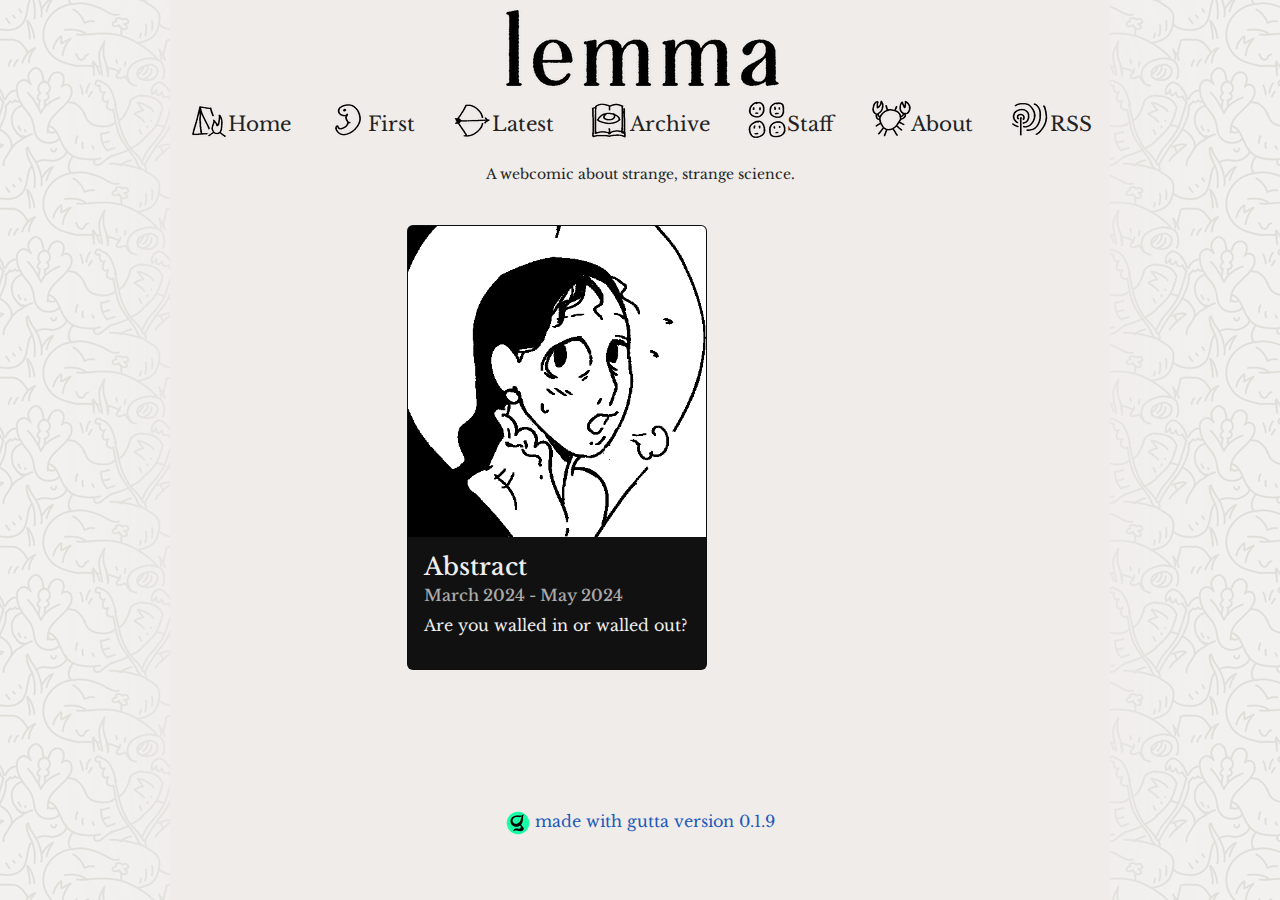
<file: index.html>
<html><!--
    STOP!! DO NOT EDIT THIS FILE!!

    THIS FILE IS AUTOGENERATED!!!

    Any modifications you make to this file will be overwritten. Do not edit this file.
    It is a waste of time to edit this file.
    
    ^^ WARNING! ^^ DO NOT EDIT! ^^ WARNING! ^^
--><head><meta property="og:title" content="">
<meta property="og:site_name" content="Lemma">
<meta property="og:description" content="A webcomic about strange, strange science.">
<meta property="og:type" content="comicpanda:webcomic_episode">
<meta property="og:image" content="https://cancrizans.github.io/lemma/_assets/banner_simple.png">
<meta property="og:image:alt" content="A webcomic about strange, strange science.">
<meta property="og:image:width" content="294">
<meta property="og:image:height" content="100">
<meta name="twitter:card" content="summary_large_image"><meta content="text/html;charset=utf-8" http-equiv="Content-Type">
        <meta content="utf-8" http-equiv="encoding">
        <title>Lemma</title>
    <link rel="stylesheet" href="static/wc.css">
    <link rel="icon" type="image/gif" href="_assets/gutta_tutorial/gutta_logo_icon.svg">      
</head>
    <body>    <div class="container d-flex flex-column align-items-center gutta-body">
            <img class="gutta-banner" src="_assets/banner_simple.png" width="100%">
            <nav class="navbar navbar-expand-md sticky-top d-flex flex-row justify-content-around gutta-navbar">
                            <div class="nav-item gutta-navitem">
                                <a class="nav-link gutta-navlink" id="gutta-navlink-Home" href="index.html">Home</a>
                            </div>
                            <div class="nav-item gutta-navitem">
                                <a class="nav-link gutta-navlink" id="gutta-navlink-First" href="abs1/">First</a>
                            </div>
                            <div class="nav-item gutta-navitem">
                                <a class="nav-link gutta-navlink" id="gutta-navlink-Latest" href="abs5/">Latest</a>
                            </div>
                            <div class="nav-item gutta-navitem">
                                <a class="nav-link gutta-navlink" id="gutta-navlink-Archive" href="archive.html">Archive</a>
                            </div>
                            <div class="nav-item gutta-navitem">
                                <a class="nav-link gutta-navlink" id="gutta-navlink-Staff" href="staff.html">Staff</a>
                            </div>
                            <div class="nav-item gutta-navitem">
                                <a class="nav-link gutta-navlink" id="gutta-navlink-About" href="about.html">About</a>
                            </div>
                            <div class="nav-item gutta-navitem">
                                <a class="nav-link gutta-navlink" id="gutta-navlink-RSS" href="rss.xml">RSS</a>
                            </div>
            </nav>
            <div class="gutta-description gutta-paragraph">
                <p>A webcomic about strange, strange science.</p>
            </div>
        <div class="row gallery">
<div class="col">
        <a href="abs1/">
        <div class="card  mb-3 gutta-gallery-entry ">
            <img src="_assets/issue1/thumb_river.png" class="card-img-top" alt="Are you walled in or walled out?">
            <div class="card-body">
                <h4 class="card-title">Abstract</h4><h6 class="card-subtitle mb-2 text-muted">March 2024 - May 2024</h5><div class="card-text gutta-gallery-description"><p>Are you walled in or walled out?</p></div>
            </div>
        </div>
        </a>
    </div>
</div>
<div class="gutta-scrollbuffer"></div>

        <div class="gutta-acknowledgement text-muted">
            <a href="https://github.com/cancrizans/gutta"><img src="static/gutta_logo24.png"> made with gutta version 0.1.9</a>
        </div>
    </div>    </body>
</html>
</file>
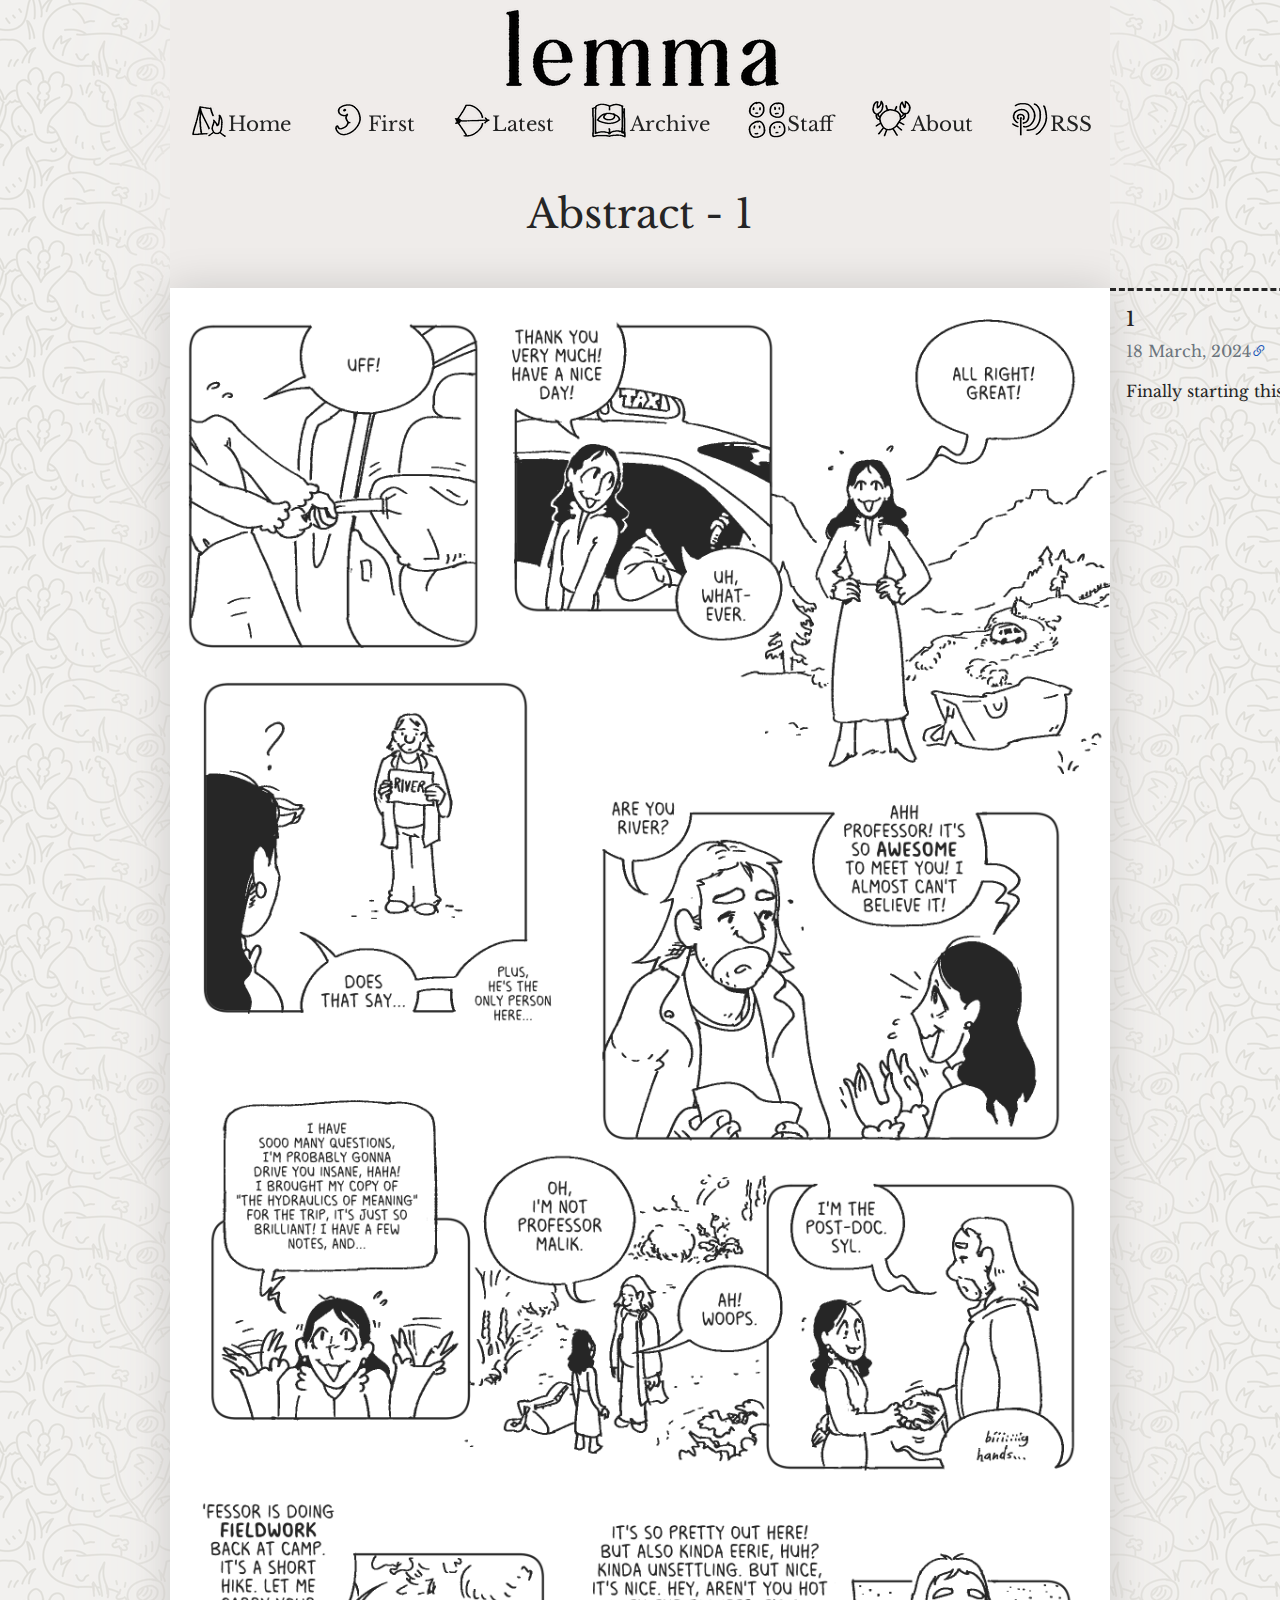
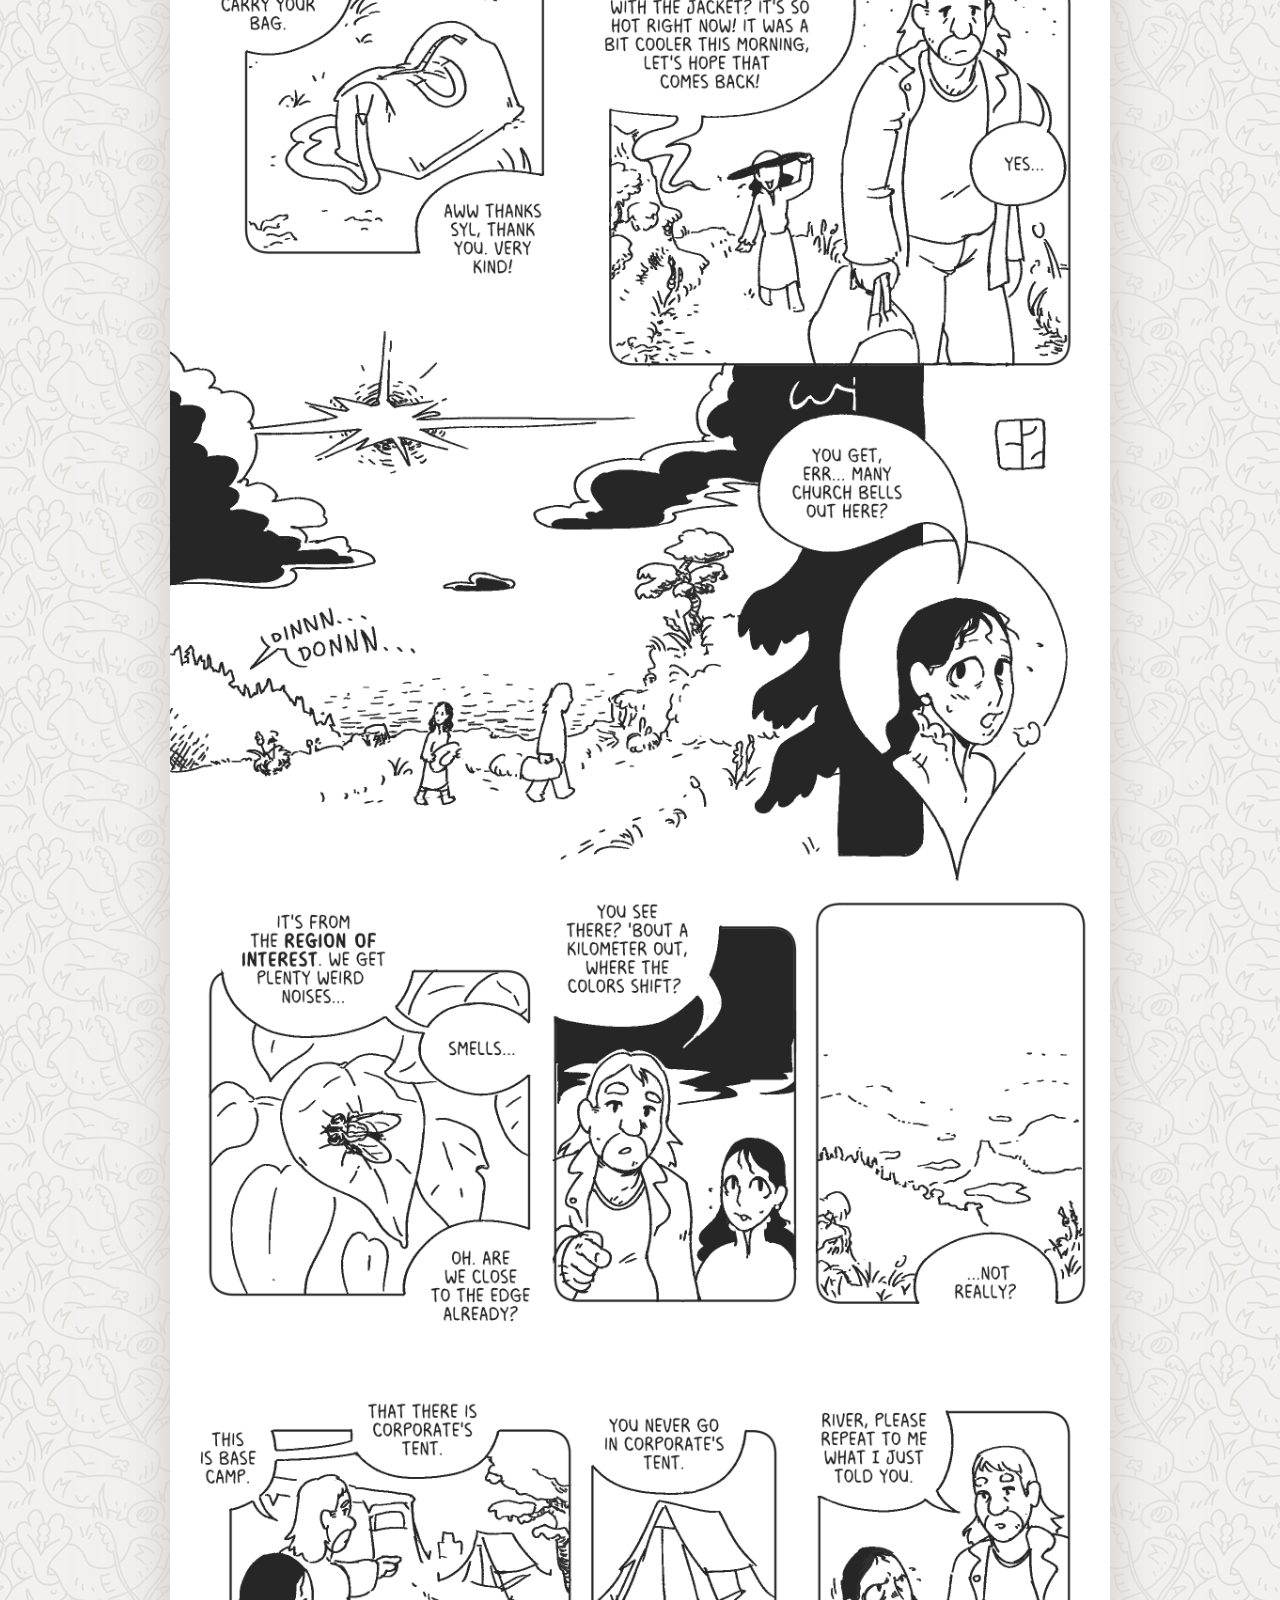
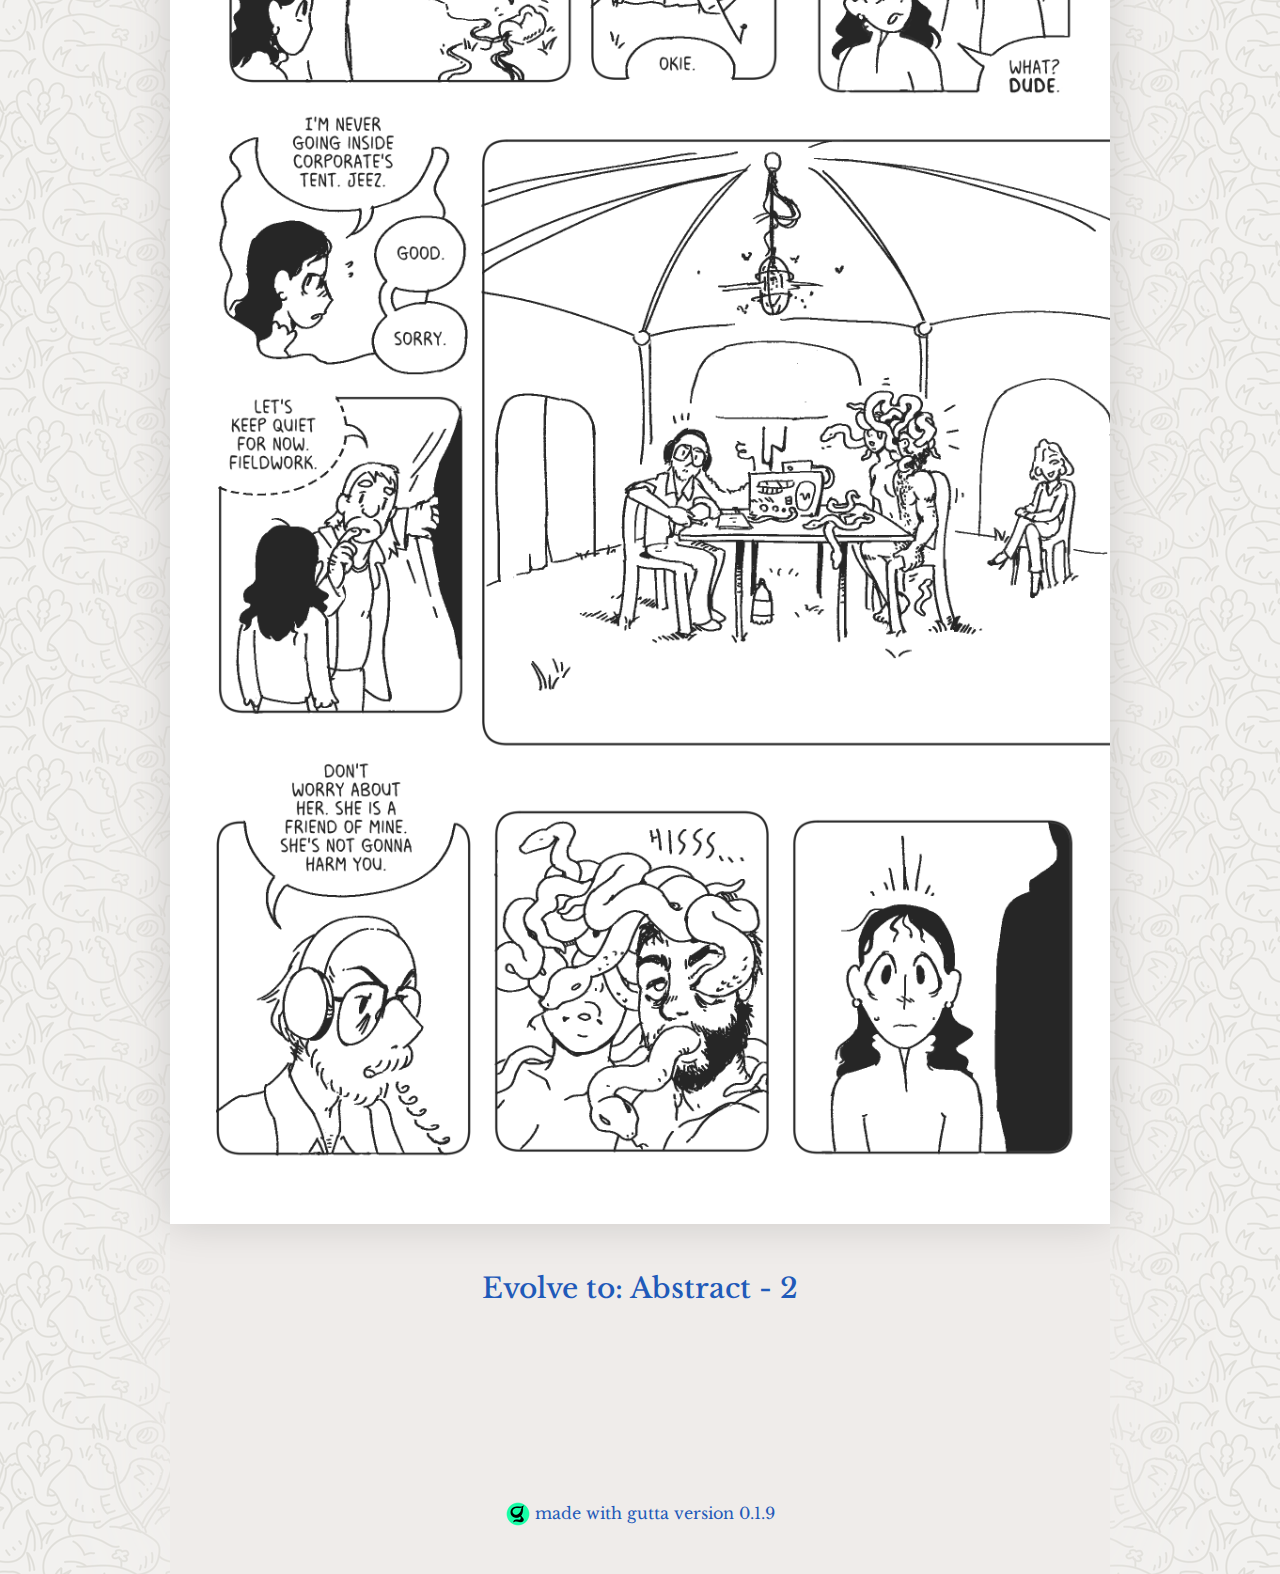
<file: abs1/index.html>
<html><!--
    STOP!! DO NOT EDIT THIS FILE!!

    THIS FILE IS AUTOGENERATED!!!

    Any modifications you make to this file will be overwritten. Do not edit this file.
    It is a waste of time to edit this file.
    
    ^^ WARNING! ^^ DO NOT EDIT! ^^ WARNING! ^^
--><head><meta property="og:title" content="Abstract - 1">
<meta property="og:site_name" content="Lemma">
<meta property="og:description" content="Finally starting this comic!">
<meta property="og:type" content="comicpanda:webcomic_episode">
<meta property="og:image" content="https://cancrizans.github.io/lemma/_assets/issue1/Comic_001.webp">
<meta property="og:image:alt" content="Finally starting this comic!">
<meta property="og:image:width" content="2000">
<meta property="og:image:height" content="5700">
<meta name="twitter:card" content="summary_large_image"><meta content="text/html;charset=utf-8" http-equiv="Content-Type">
        <meta content="utf-8" http-equiv="encoding">
        <title>Lemma - Abstract - 1</title>
    <link rel="stylesheet" href="../static/wc.css">
    <link rel="icon" type="image/gif" href="../_assets/gutta_tutorial/gutta_logo_icon.svg">      
</head>
    <body>    <div class="container d-flex flex-column align-items-center gutta-body">
            <img class="gutta-banner" src="../_assets/banner_simple.png" width="100%">
            <nav class="navbar navbar-expand-md sticky-top d-flex flex-row justify-content-around gutta-navbar">
                            <div class="nav-item gutta-navitem">
                                <a class="nav-link gutta-navlink" id="gutta-navlink-Home" href="../index.html">Home</a>
                            </div>
                            <div class="nav-item gutta-navitem">
                                <a class="nav-link gutta-navlink" id="gutta-navlink-First" href="../abs1/">First</a>
                            </div>
                            <div class="nav-item gutta-navitem">
                                <a class="nav-link gutta-navlink" id="gutta-navlink-Latest" href="../abs5/">Latest</a>
                            </div>
                            <div class="nav-item gutta-navitem">
                                <a class="nav-link gutta-navlink" id="gutta-navlink-Archive" href="../archive.html">Archive</a>
                            </div>
                            <div class="nav-item gutta-navitem">
                                <a class="nav-link gutta-navlink" id="gutta-navlink-Staff" href="../staff.html">Staff</a>
                            </div>
                            <div class="nav-item gutta-navitem">
                                <a class="nav-link gutta-navlink" id="gutta-navlink-About" href="../about.html">About</a>
                            </div>
                            <div class="nav-item gutta-navitem">
                                <a class="nav-link gutta-navlink" id="gutta-navlink-RSS" href="../rss.xml">RSS</a>
                            </div>
            </nav>
            <h1 class="gutta-title">Abstract - 1</h1>
        <div class="gutta-scroll-subpage">
    <div class="gutta-scroll-content-container">
           <div class="gutta-sidebox-container d-none d-lg-block">
        <div class="gutta-sidebox">
            <h5>1</h5>
            <span class="text-secondary">18 March, 2024<a href="https://cancrizans.github.io/lemma/abs1/"><i class="bi-link-45deg"></i></a>
            </span><div class="gutta-sidebox-description">
                <p><p>Finally starting this comic!</p></p>
            </div>
        </div>
    </div>

    <div class="gutta-comic-page">
            <a href="../abs2/">
        <img 
            loading="eager" class="gutta-comic-page" 
            src="../_assets/issue1/Comic_001.webp" width="2000" height="5700"
            style="background: transparent url('../_assets/') center no-repeat;"
            >
            </a>
        
    </div>
    <div class="gutta-comic-page">
            <a href="../abs2/">
        <img 
            loading="lazy" class="gutta-comic-page" 
            src="../_assets/issue1/Comic_002.webp" width="2000" height="3100"
            style="background: transparent url('../_assets/') center no-repeat;"
            >
            </a>
        
    </div>

    </div>
    <div class="gutta-next d-flex flex-column align-items-center justify-content-center"><h3><a href="../abs2/"><p>Evolve to: Abstract - 2</p></a></h3>
    </div>

    


</div><div class="gutta-scrollbuffer"></div>

        <div class="gutta-acknowledgement text-muted">
            <a href="https://github.com/cancrizans/gutta"><img src="../static/gutta_logo24.png"> made with gutta version 0.1.9</a>
        </div>
    </div>    </body>
</html>
</file>
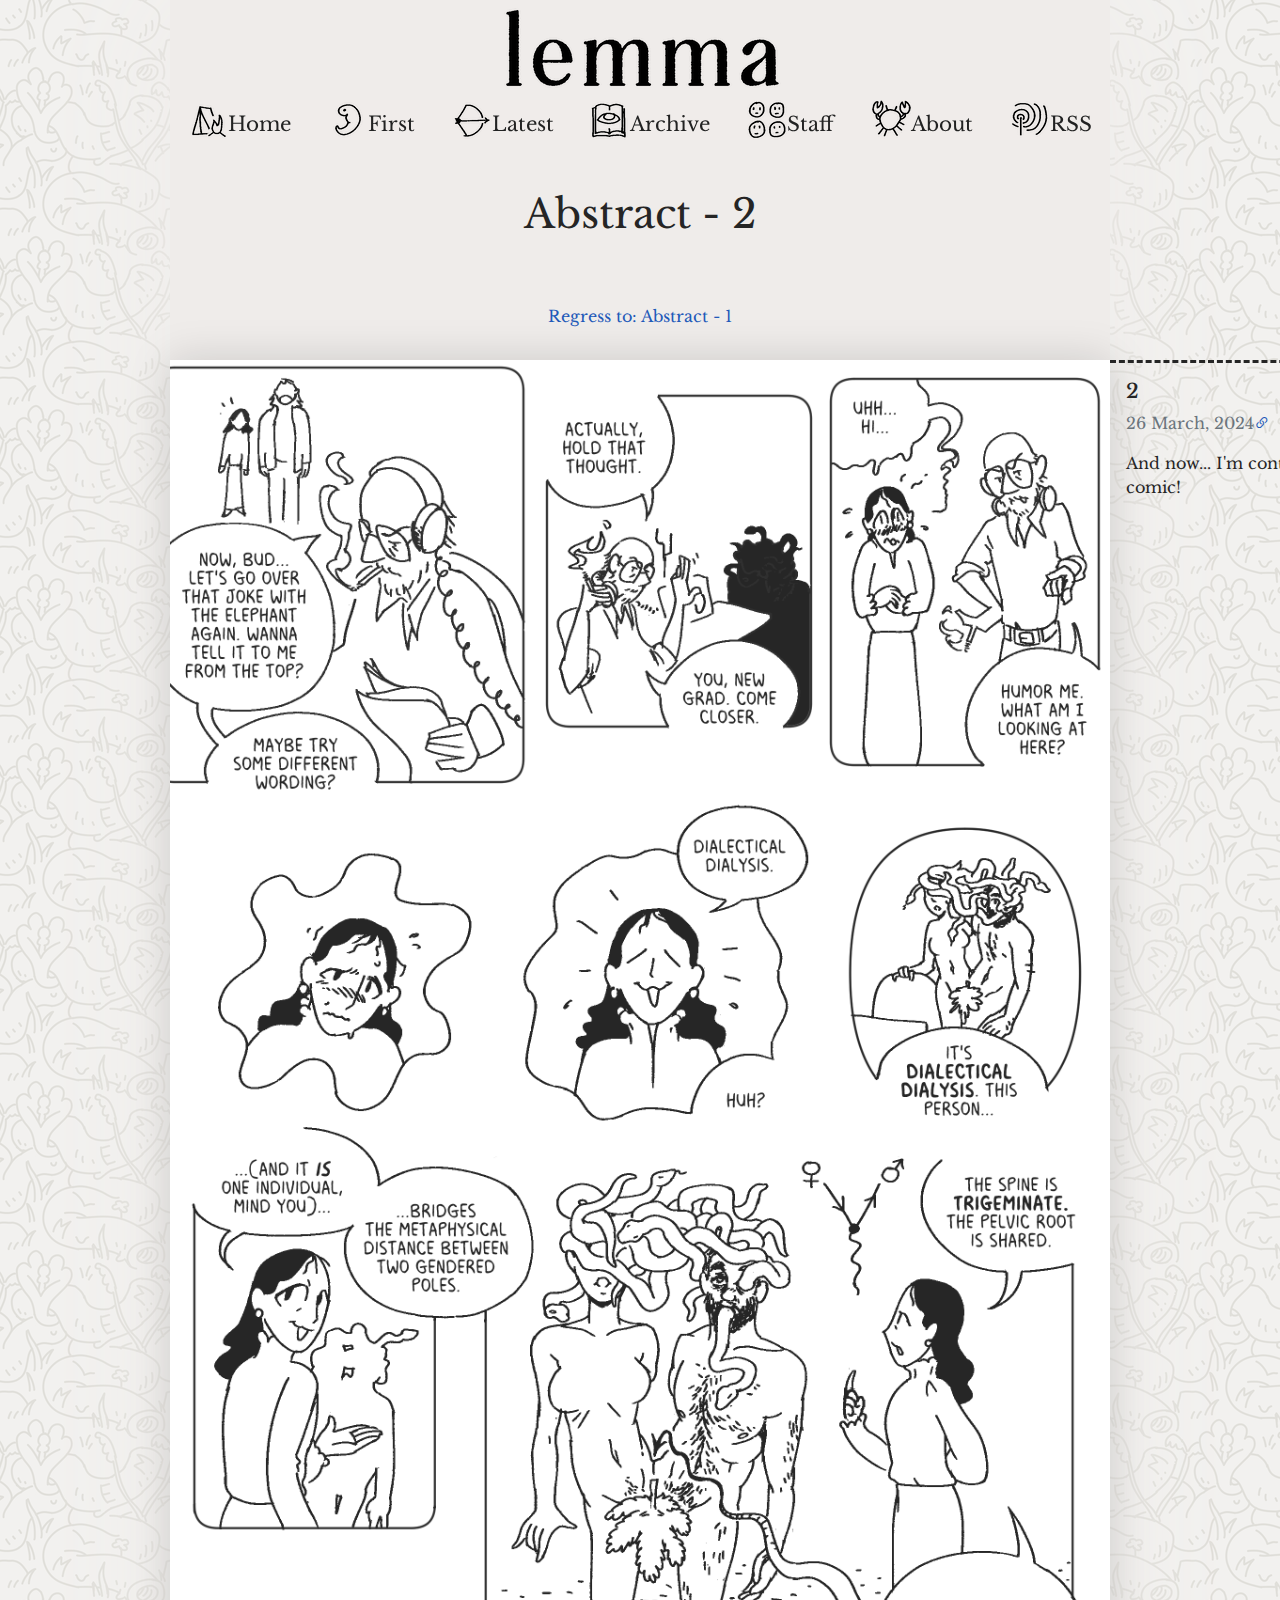
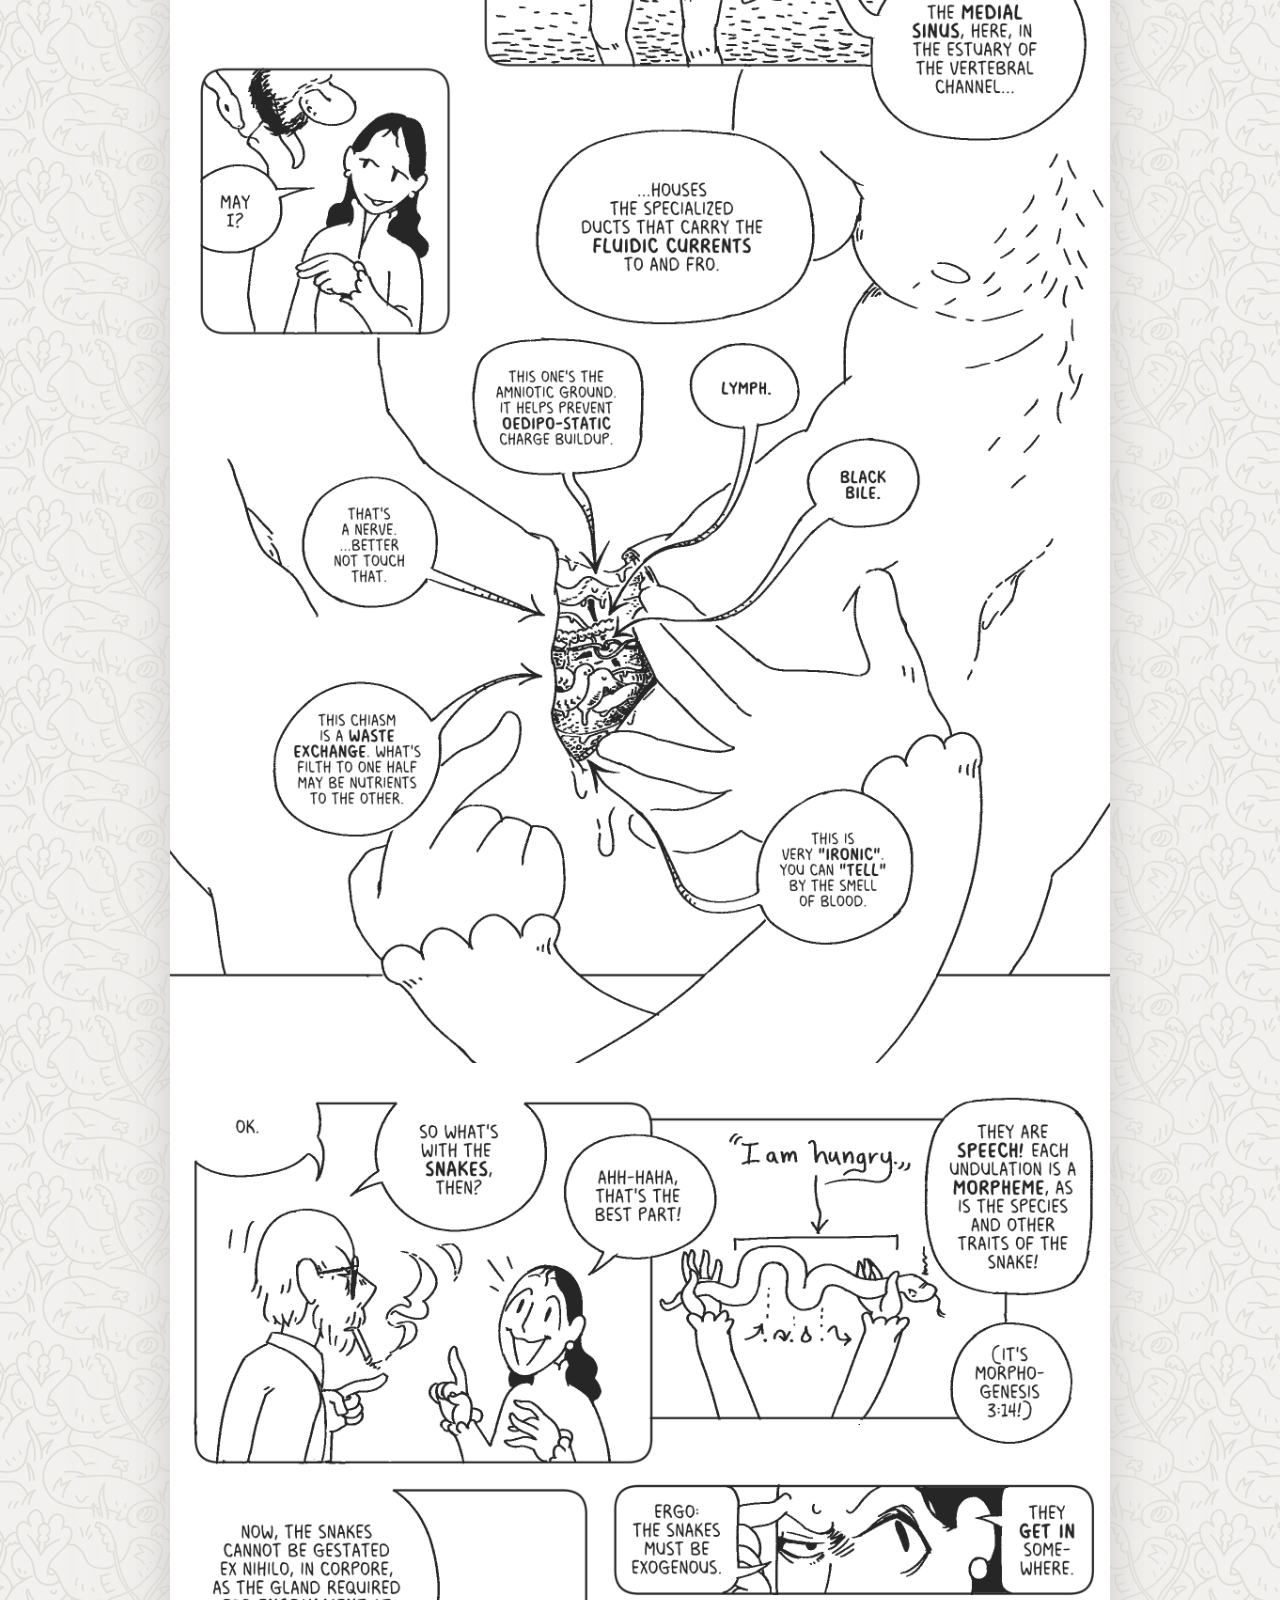
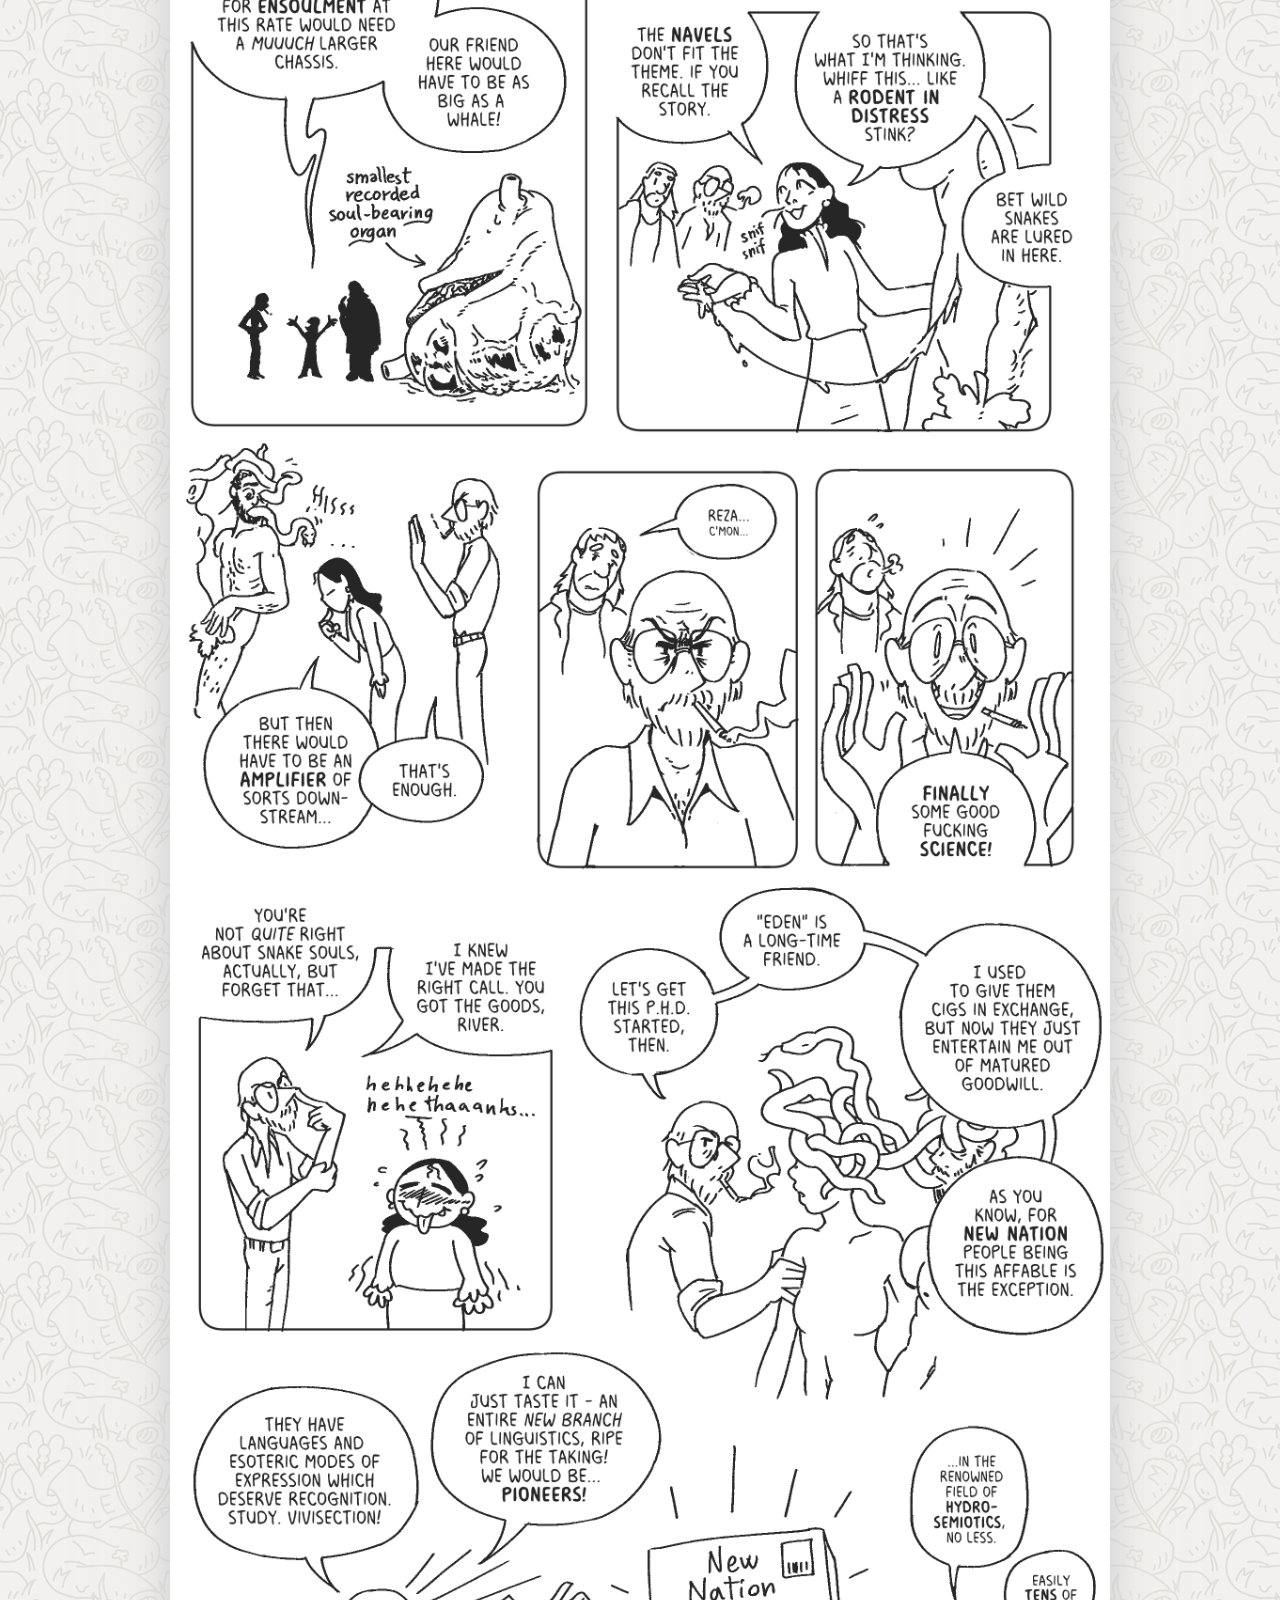
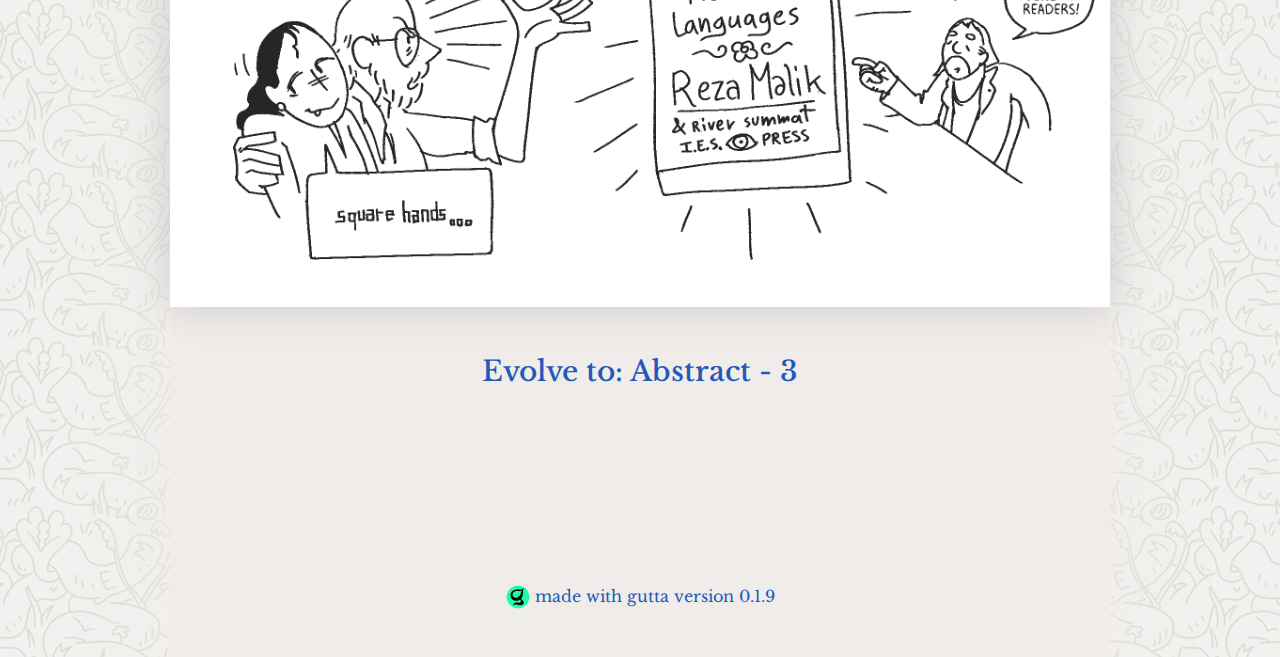
<file: abs2/index.html>
<html><!--
    STOP!! DO NOT EDIT THIS FILE!!

    THIS FILE IS AUTOGENERATED!!!

    Any modifications you make to this file will be overwritten. Do not edit this file.
    It is a waste of time to edit this file.
    
    ^^ WARNING! ^^ DO NOT EDIT! ^^ WARNING! ^^
--><head><meta property="og:title" content="Abstract - 2">
<meta property="og:site_name" content="Lemma">
<meta property="og:description" content="And now... I'm continuing the comic!">
<meta property="og:type" content="comicpanda:webcomic_episode">
<meta property="og:image" content="https://cancrizans.github.io/lemma/_assets/issue1/Comic_003.webp">
<meta property="og:image:alt" content="And now... I'm continuing the comic!">
<meta property="og:image:width" content="2000">
<meta property="og:image:height" content="4900">
<meta name="twitter:card" content="summary_large_image"><meta content="text/html;charset=utf-8" http-equiv="Content-Type">
        <meta content="utf-8" http-equiv="encoding">
        <title>Lemma - Abstract - 2</title>
    <link rel="stylesheet" href="../static/wc.css">
    <link rel="icon" type="image/gif" href="../_assets/gutta_tutorial/gutta_logo_icon.svg">      
</head>
    <body>    <div class="container d-flex flex-column align-items-center gutta-body">
            <img class="gutta-banner" src="../_assets/banner_simple.png" width="100%">
            <nav class="navbar navbar-expand-md sticky-top d-flex flex-row justify-content-around gutta-navbar">
                            <div class="nav-item gutta-navitem">
                                <a class="nav-link gutta-navlink" id="gutta-navlink-Home" href="../index.html">Home</a>
                            </div>
                            <div class="nav-item gutta-navitem">
                                <a class="nav-link gutta-navlink" id="gutta-navlink-First" href="../abs1/">First</a>
                            </div>
                            <div class="nav-item gutta-navitem">
                                <a class="nav-link gutta-navlink" id="gutta-navlink-Latest" href="../abs4/">Latest</a>
                            </div>
                            <div class="nav-item gutta-navitem">
                                <a class="nav-link gutta-navlink" id="gutta-navlink-Archive" href="../archive.html">Archive</a>
                            </div>
                            <div class="nav-item gutta-navitem">
                                <a class="nav-link gutta-navlink" id="gutta-navlink-Staff" href="../staff.html">Staff</a>
                            </div>
                            <div class="nav-item gutta-navitem">
                                <a class="nav-link gutta-navlink" id="gutta-navlink-About" href="../about.html">About</a>
                            </div>
                            <div class="nav-item gutta-navitem">
                                <a class="nav-link gutta-navlink" id="gutta-navlink-RSS" href="../rss.xml">RSS</a>
                            </div>
            </nav>
            <h1 class="gutta-title">Abstract - 2</h1>
        <div class="gutta-scroll-subpage">
    <div class="gutta-previous d-flex flex-column align-items-center justify-content-center">
            <span><a href="../abs1/"><p>Regress to: Abstract - 1</p></a></span>
    </div>
    <div class="gutta-scroll-content-container">
           <div class="gutta-sidebox-container d-none d-lg-block">
        <div class="gutta-sidebox">
            <h5>2</h5>
            <span class="text-secondary">26 March, 2024<a href="https://cancrizans.github.io/lemma/abs2/"><i class="bi-link-45deg"></i></a>
            </span><div class="gutta-sidebox-description">
                <p><p>And now... I'm continuing the comic!</p></p>
            </div>
        </div>
    </div>

    <div class="gutta-comic-page">
            <a href="../abs3/">
        <img 
            loading="eager" class="gutta-comic-page" 
            src="../_assets/issue1/Comic_003.webp" width="2000" height="4900"
            style="background: transparent url('../_assets/') center no-repeat;"
            >
            </a>
        
    </div>
    <div class="gutta-comic-page">
            <a href="../abs3/">
        <img 
            loading="lazy" class="gutta-comic-page" 
            src="../_assets/issue1/Comic_004.webp" width="2000" height="5200"
            style="background: transparent url('../_assets/') center no-repeat;"
            >
            </a>
        
    </div>

    </div>
    <div class="gutta-next d-flex flex-column align-items-center justify-content-center"><h3><a href="../abs3/"><p>Evolve to: Abstract - 3</p></a></h3>
    </div>

    


</div><div class="gutta-scrollbuffer"></div>

        <div class="gutta-acknowledgement text-muted">
            <a href="https://github.com/cancrizans/gutta"><img src="../static/gutta_logo24.png"> made with gutta version 0.1.9</a>
        </div>
    </div>    </body>
</html>
</file>
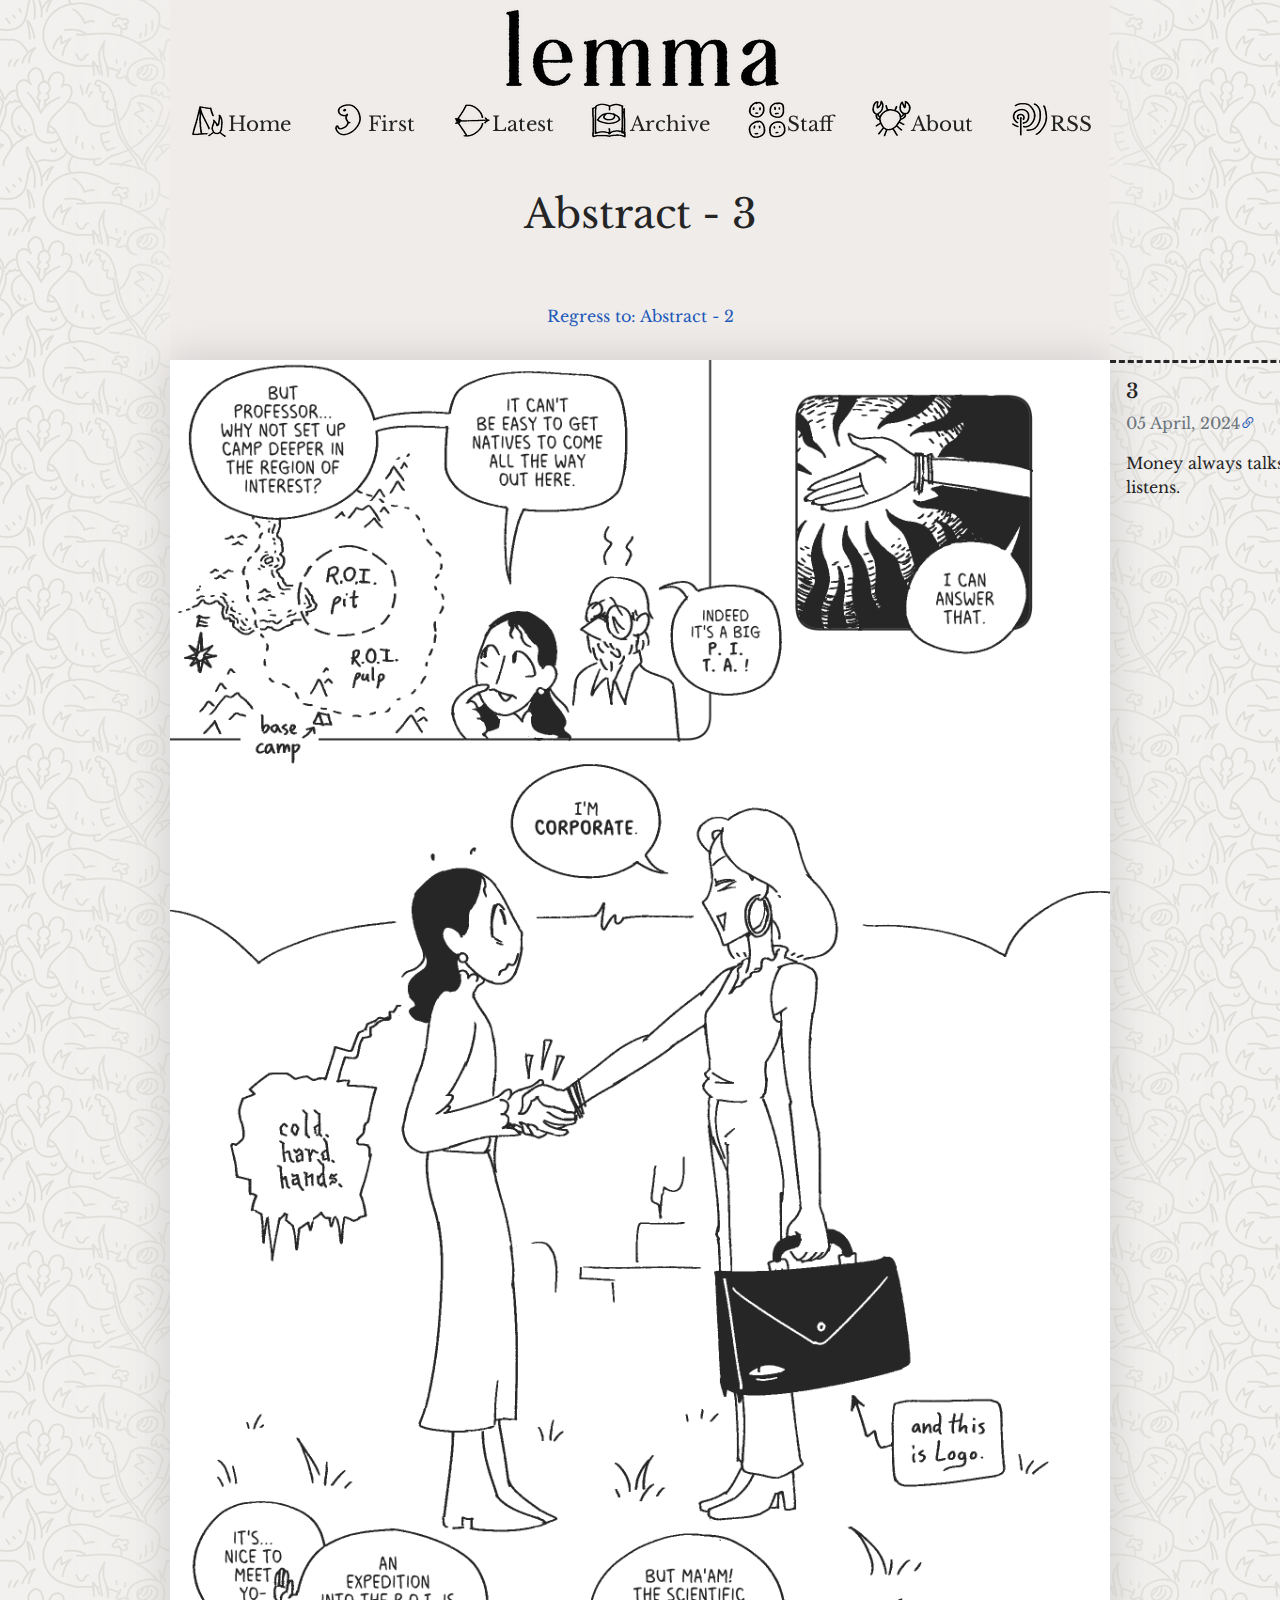
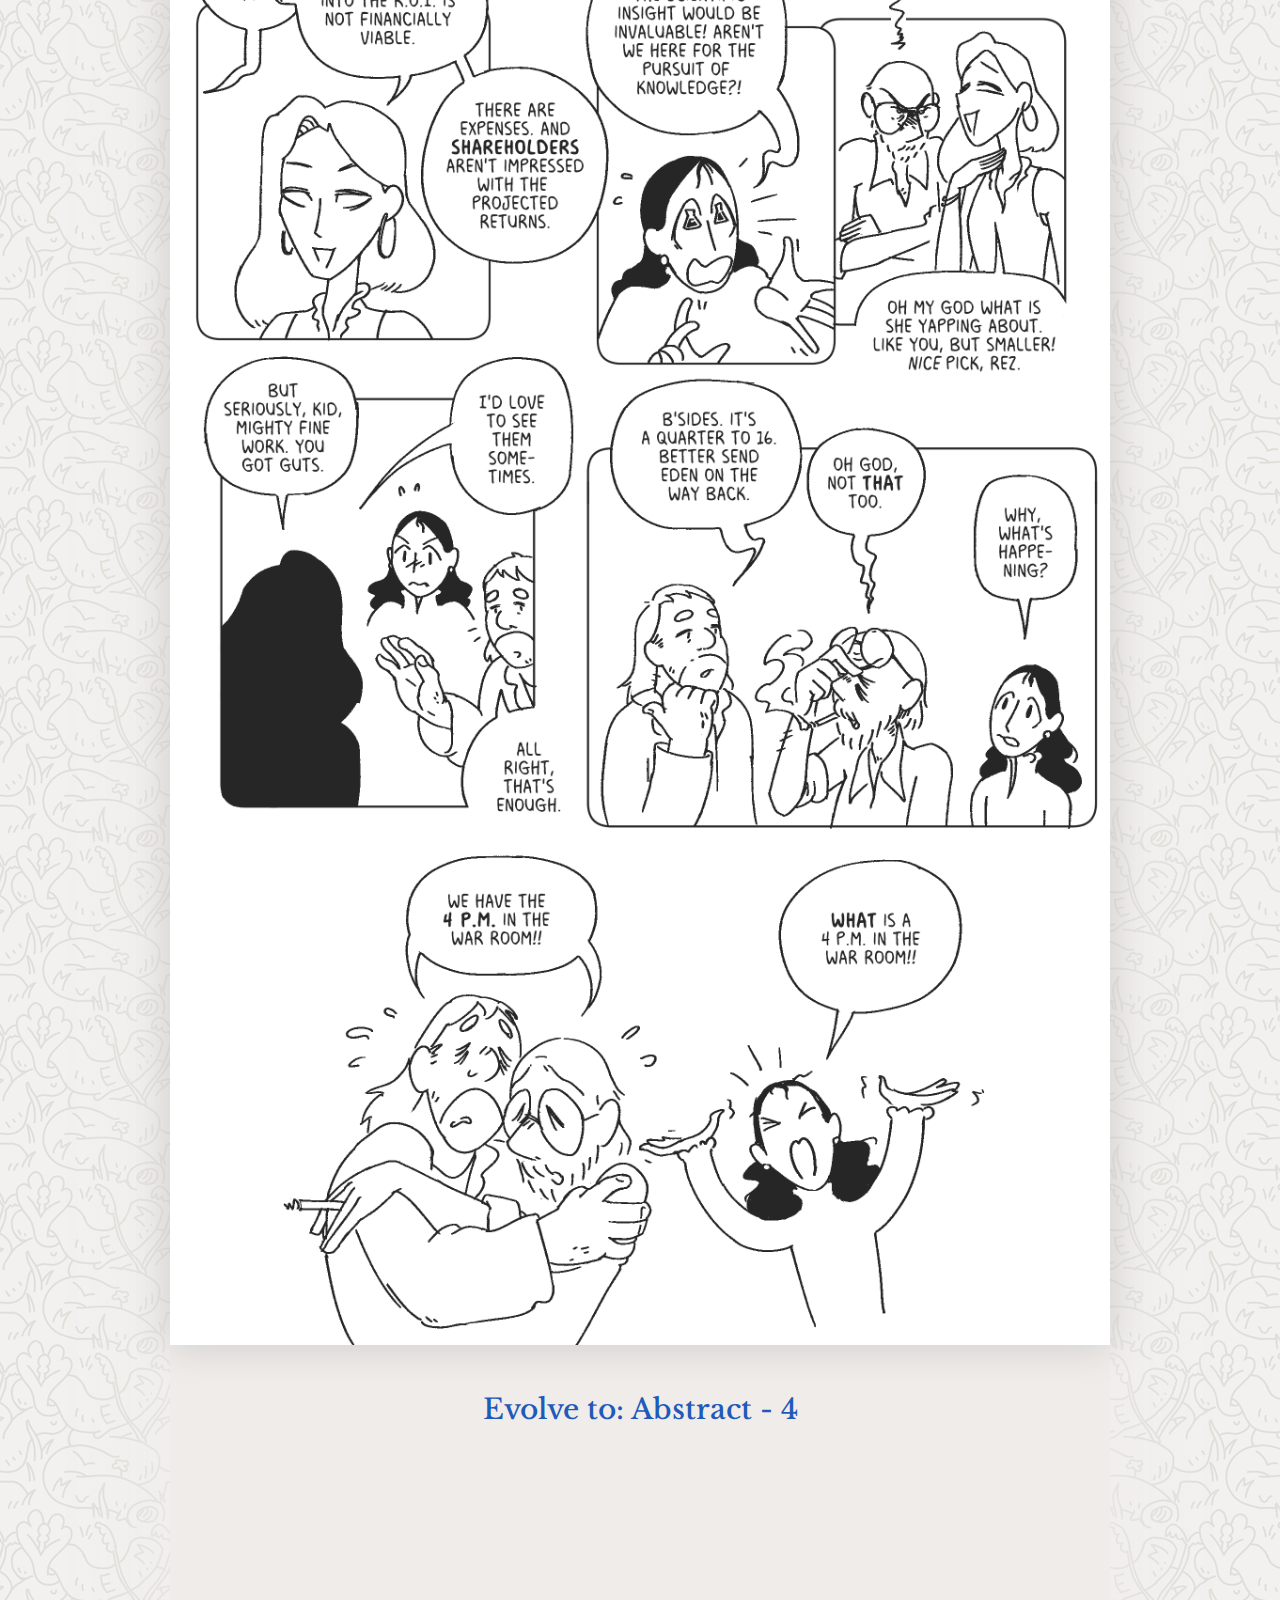
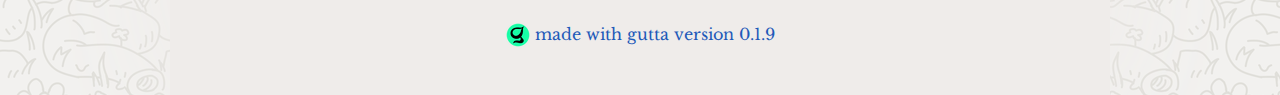
<file: abs3/index.html>
<html><!--
    STOP!! DO NOT EDIT THIS FILE!!

    THIS FILE IS AUTOGENERATED!!!

    Any modifications you make to this file will be overwritten. Do not edit this file.
    It is a waste of time to edit this file.
    
    ^^ WARNING! ^^ DO NOT EDIT! ^^ WARNING! ^^
--><head><meta property="og:title" content="Abstract - 3">
<meta property="og:site_name" content="Lemma">
<meta property="og:description" content="Money always talks, never listens.">
<meta property="og:type" content="comicpanda:webcomic_episode">
<meta property="og:image" content="https://cancrizans.github.io/lemma/_assets/issue1/Comic_005.webp">
<meta property="og:image:alt" content="Money always talks, never listens.">
<meta property="og:image:width" content="2000">
<meta property="og:image:height" content="5500">
<meta name="twitter:card" content="summary_large_image"><meta content="text/html;charset=utf-8" http-equiv="Content-Type">
        <meta content="utf-8" http-equiv="encoding">
        <title>Lemma - Abstract - 3</title>
    <link rel="stylesheet" href="../static/wc.css">
    <link rel="icon" type="image/gif" href="../_assets/gutta_tutorial/gutta_logo_icon.svg">      
</head>
    <body>    <div class="container d-flex flex-column align-items-center gutta-body">
            <img class="gutta-banner" src="../_assets/banner_simple.png" width="100%">
            <nav class="navbar navbar-expand-md sticky-top d-flex flex-row justify-content-around gutta-navbar">
                            <div class="nav-item gutta-navitem">
                                <a class="nav-link gutta-navlink" id="gutta-navlink-Home" href="../index.html">Home</a>
                            </div>
                            <div class="nav-item gutta-navitem">
                                <a class="nav-link gutta-navlink" id="gutta-navlink-First" href="../abs1/">First</a>
                            </div>
                            <div class="nav-item gutta-navitem">
                                <a class="nav-link gutta-navlink" id="gutta-navlink-Latest" href="../abs5/">Latest</a>
                            </div>
                            <div class="nav-item gutta-navitem">
                                <a class="nav-link gutta-navlink" id="gutta-navlink-Archive" href="../archive.html">Archive</a>
                            </div>
                            <div class="nav-item gutta-navitem">
                                <a class="nav-link gutta-navlink" id="gutta-navlink-Staff" href="../staff.html">Staff</a>
                            </div>
                            <div class="nav-item gutta-navitem">
                                <a class="nav-link gutta-navlink" id="gutta-navlink-About" href="../about.html">About</a>
                            </div>
                            <div class="nav-item gutta-navitem">
                                <a class="nav-link gutta-navlink" id="gutta-navlink-RSS" href="../rss.xml">RSS</a>
                            </div>
            </nav>
            <h1 class="gutta-title">Abstract - 3</h1>
        <div class="gutta-scroll-subpage">
    <div class="gutta-previous d-flex flex-column align-items-center justify-content-center">
            <span><a href="../abs2/"><p>Regress to: Abstract - 2</p></a></span>
    </div>
    <div class="gutta-scroll-content-container">
           <div class="gutta-sidebox-container d-none d-lg-block">
        <div class="gutta-sidebox">
            <h5>3</h5>
            <span class="text-secondary">05 April, 2024<a href="https://cancrizans.github.io/lemma/abs3/"><i class="bi-link-45deg"></i></a>
            </span><div class="gutta-sidebox-description">
                <p><p>Money always talks, never listens.</p></p>
            </div>
        </div>
    </div>

    <div class="gutta-comic-page">
            <a href="../abs4/">
        <img 
            loading="eager" class="gutta-comic-page" 
            src="../_assets/issue1/Comic_005.webp" width="2000" height="5500"
            style="background: transparent url('../_assets/') center no-repeat;"
            >
            </a>
        
    </div>

    </div>
    <div class="gutta-next d-flex flex-column align-items-center justify-content-center"><h3><a href="../abs4/"><p>Evolve to: Abstract - 4</p></a></h3>
    </div>

    


</div><div class="gutta-scrollbuffer"></div>

        <div class="gutta-acknowledgement text-muted">
            <a href="https://github.com/cancrizans/gutta"><img src="../static/gutta_logo24.png"> made with gutta version 0.1.9</a>
        </div>
    </div>    </body>
</html>
</file>
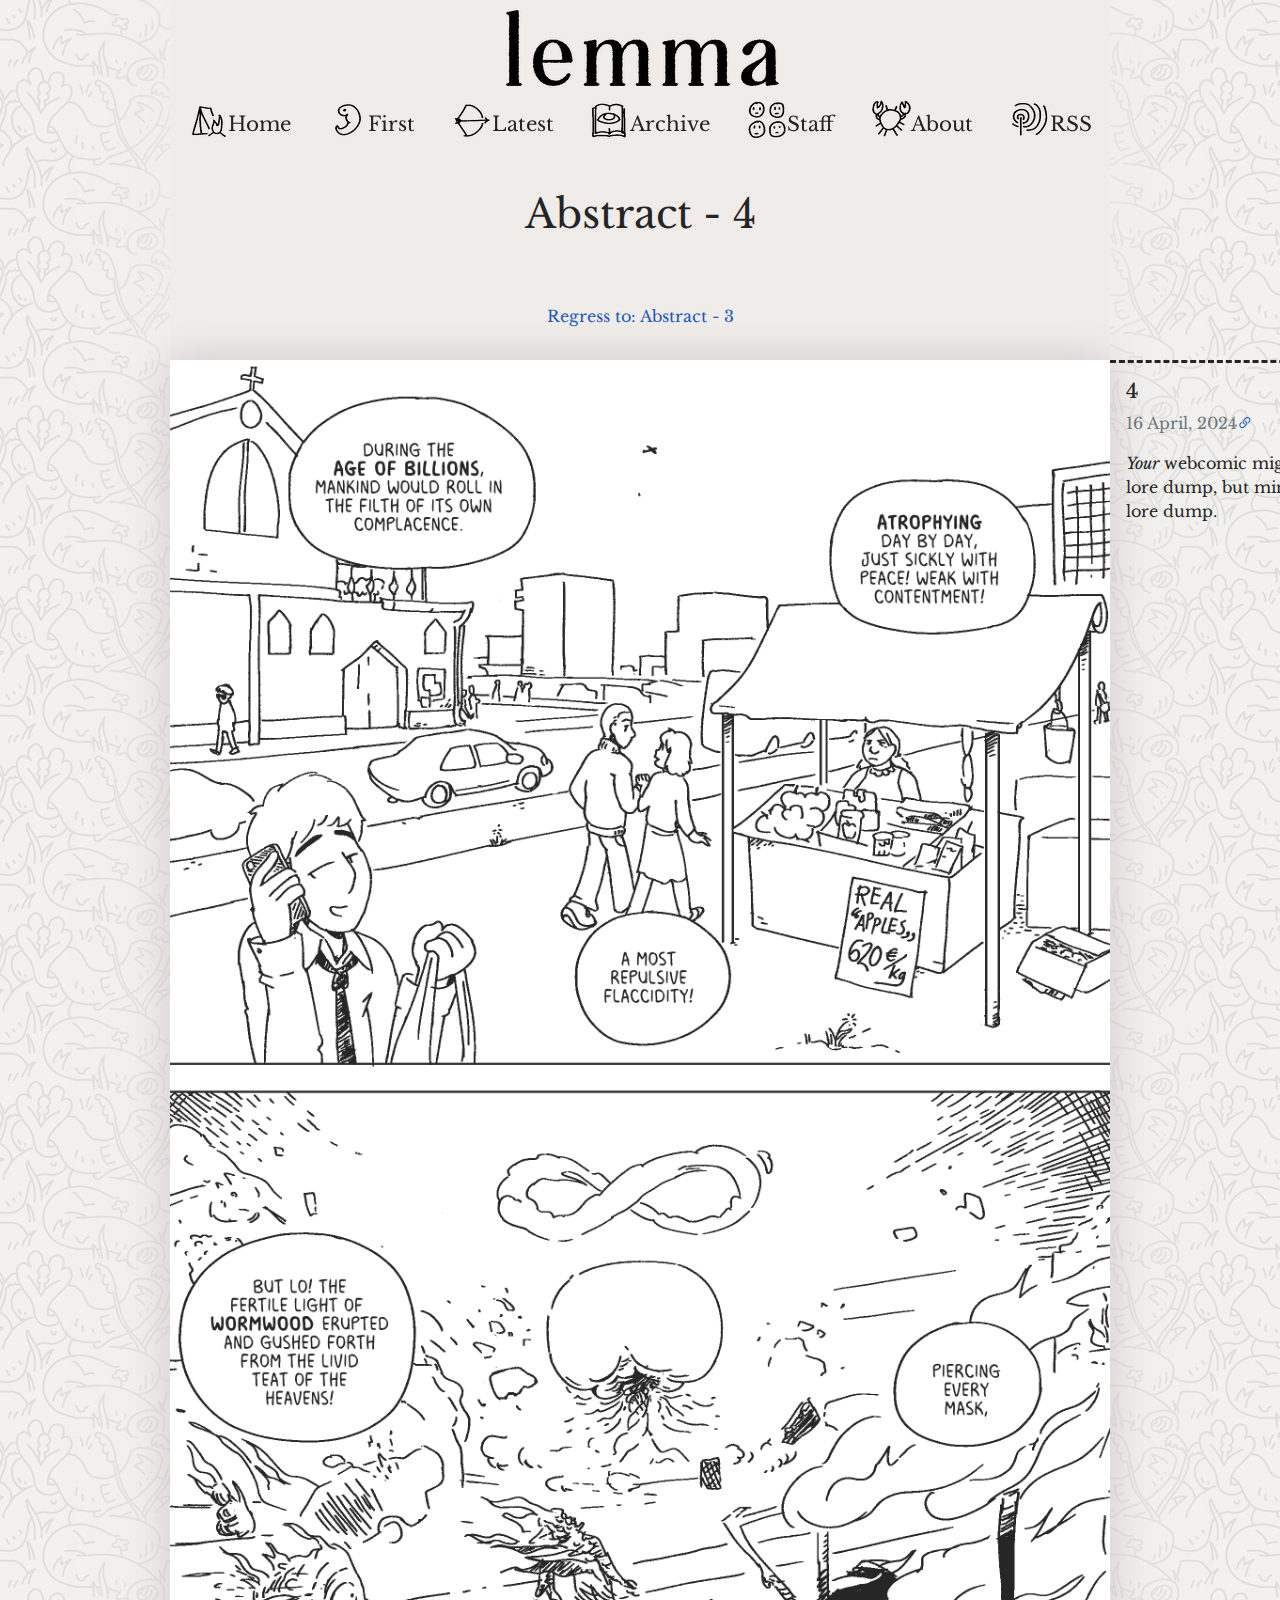
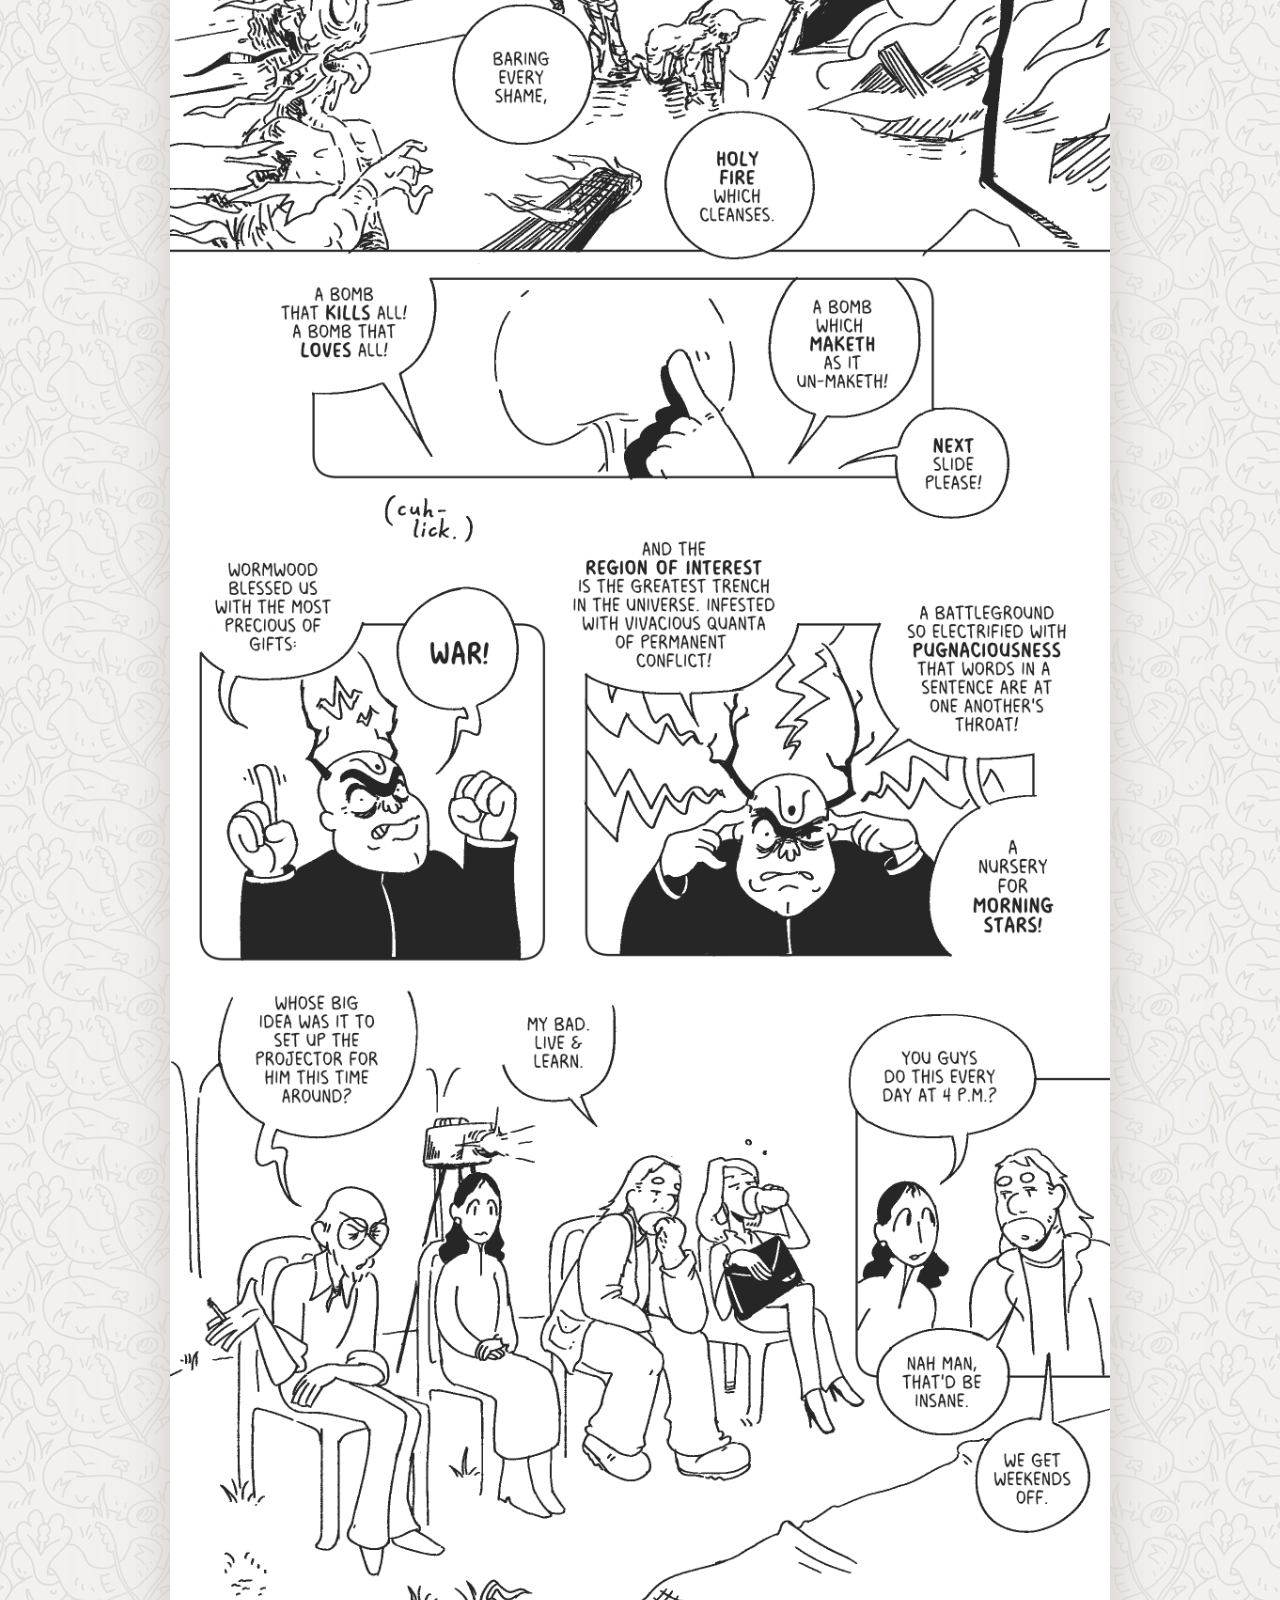
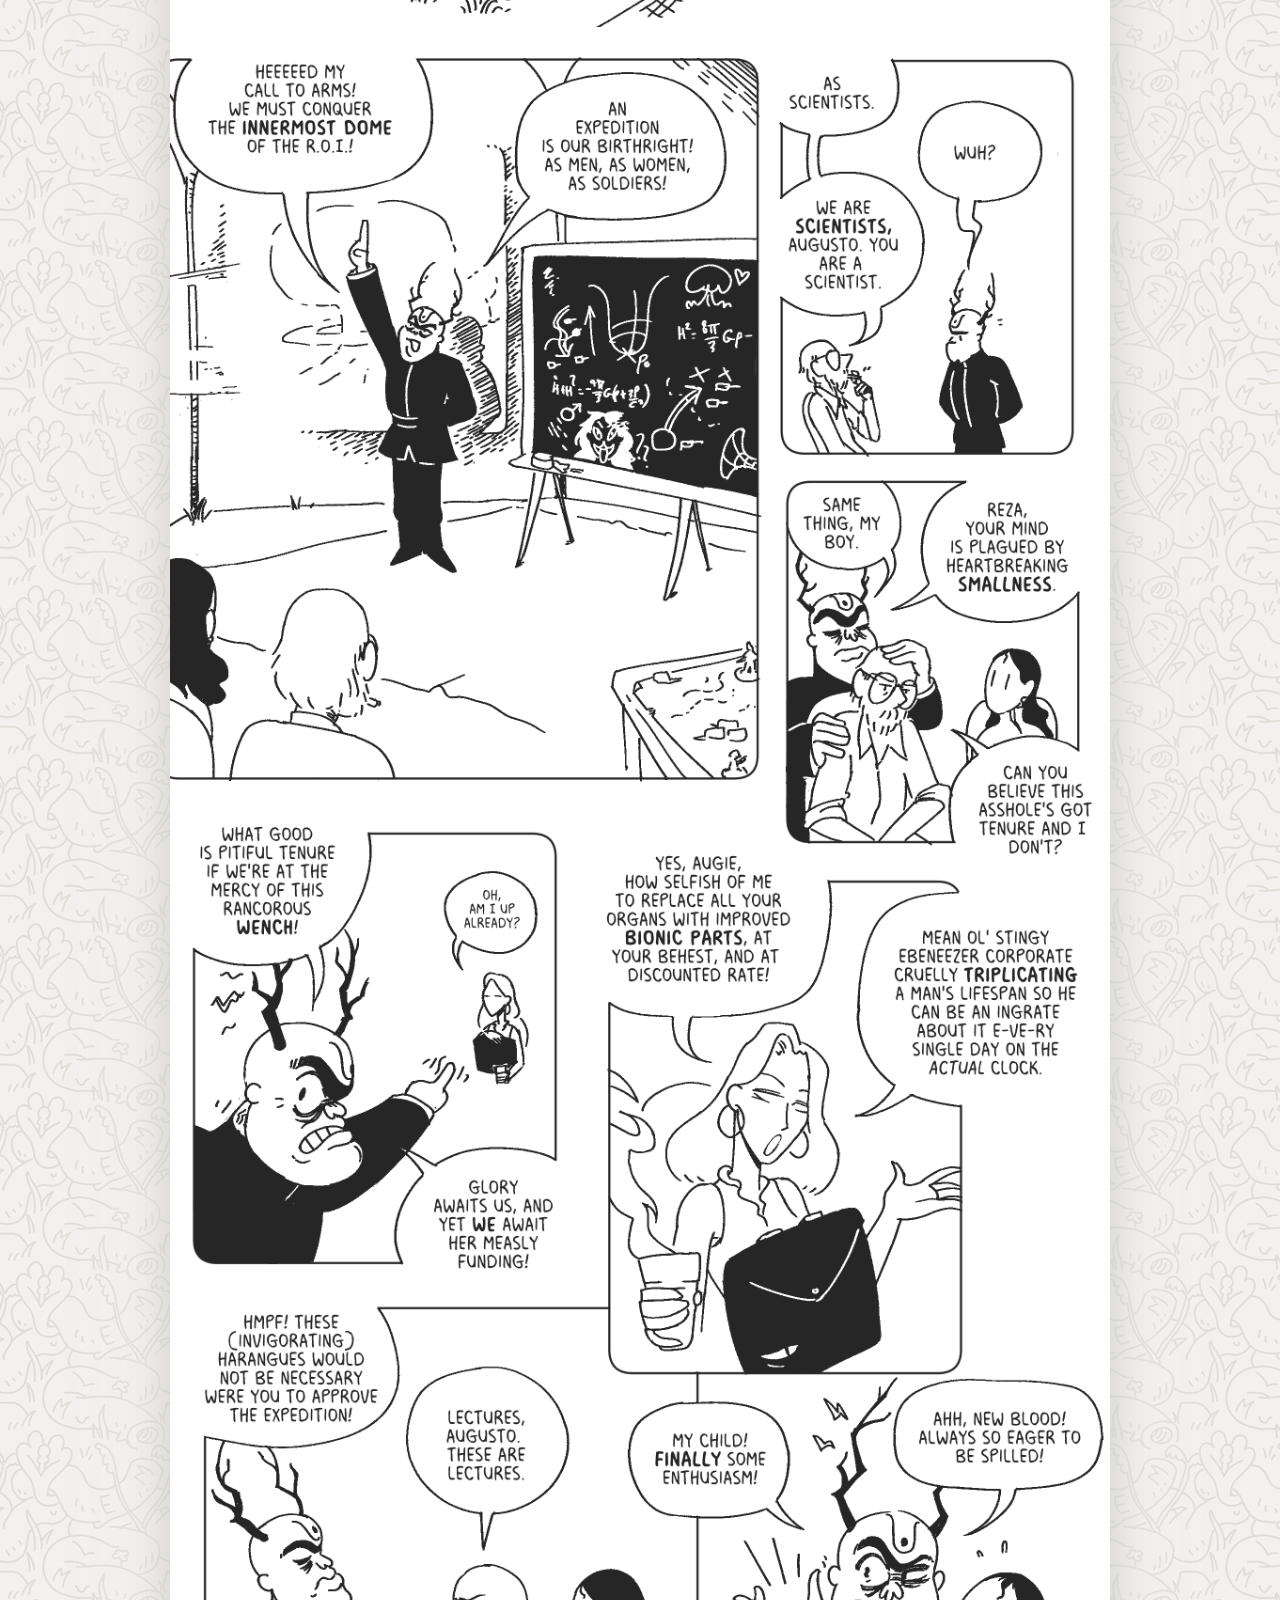
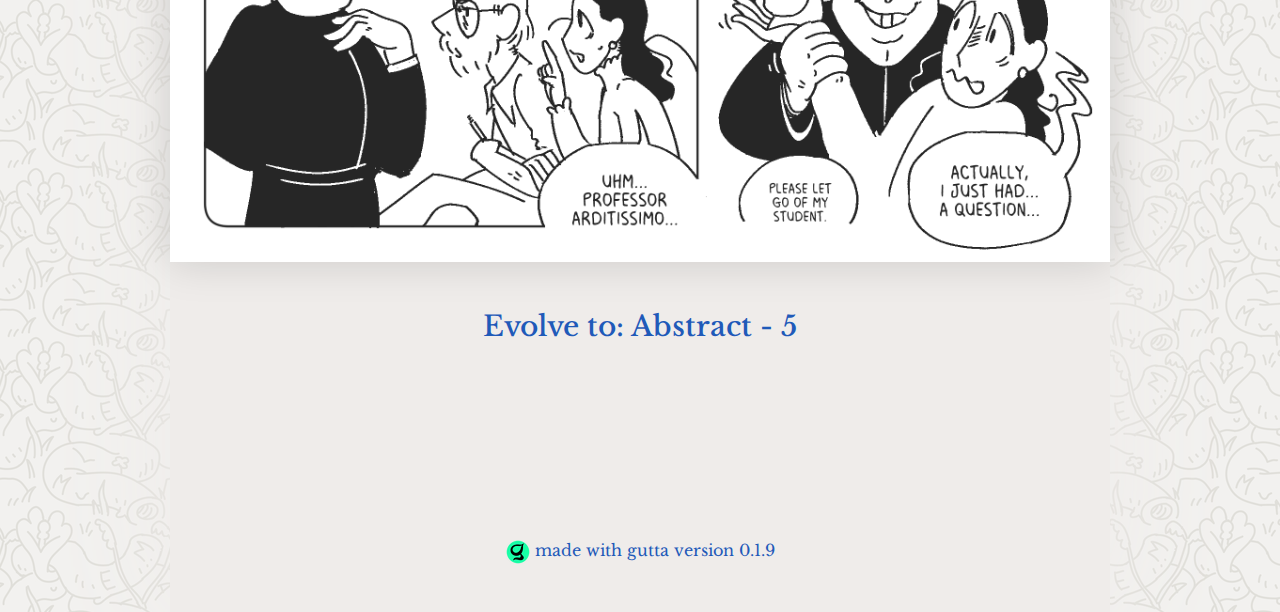
<file: abs4/index.html>
<html><!--
    STOP!! DO NOT EDIT THIS FILE!!

    THIS FILE IS AUTOGENERATED!!!

    Any modifications you make to this file will be overwritten. Do not edit this file.
    It is a waste of time to edit this file.
    
    ^^ WARNING! ^^ DO NOT EDIT! ^^ WARNING! ^^
--><head><meta property="og:title" content="Abstract - 4">
<meta property="og:site_name" content="Lemma">
<meta property="og:description" content="Your webcomic might have a lore dump, but mine's got a daily lore dump.">
<meta property="og:type" content="comicpanda:webcomic_episode">
<meta property="og:image" content="https://cancrizans.github.io/lemma/_assets/issue1/Comic_006.webp">
<meta property="og:image:alt" content="Your webcomic might have a lore dump, but mine's got a daily lore dump.">
<meta property="og:image:width" content="2000">
<meta property="og:image:height" content="6100">
<meta name="twitter:card" content="summary_large_image"><meta content="text/html;charset=utf-8" http-equiv="Content-Type">
        <meta content="utf-8" http-equiv="encoding">
        <title>Lemma - Abstract - 4</title>
    <link rel="stylesheet" href="../static/wc.css">
    <link rel="icon" type="image/gif" href="../_assets/gutta_tutorial/gutta_logo_icon.svg">      
</head>
    <body>    <div class="container d-flex flex-column align-items-center gutta-body">
            <img class="gutta-banner" src="../_assets/banner_simple.png" width="100%">
            <nav class="navbar navbar-expand-md sticky-top d-flex flex-row justify-content-around gutta-navbar">
                            <div class="nav-item gutta-navitem">
                                <a class="nav-link gutta-navlink" id="gutta-navlink-Home" href="../index.html">Home</a>
                            </div>
                            <div class="nav-item gutta-navitem">
                                <a class="nav-link gutta-navlink" id="gutta-navlink-First" href="../abs1/">First</a>
                            </div>
                            <div class="nav-item gutta-navitem">
                                <a class="nav-link gutta-navlink" id="gutta-navlink-Latest" href="../abs5/">Latest</a>
                            </div>
                            <div class="nav-item gutta-navitem">
                                <a class="nav-link gutta-navlink" id="gutta-navlink-Archive" href="../archive.html">Archive</a>
                            </div>
                            <div class="nav-item gutta-navitem">
                                <a class="nav-link gutta-navlink" id="gutta-navlink-Staff" href="../staff.html">Staff</a>
                            </div>
                            <div class="nav-item gutta-navitem">
                                <a class="nav-link gutta-navlink" id="gutta-navlink-About" href="../about.html">About</a>
                            </div>
                            <div class="nav-item gutta-navitem">
                                <a class="nav-link gutta-navlink" id="gutta-navlink-RSS" href="../rss.xml">RSS</a>
                            </div>
            </nav>
            <h1 class="gutta-title">Abstract - 4</h1>
        <div class="gutta-scroll-subpage">
    <div class="gutta-previous d-flex flex-column align-items-center justify-content-center">
            <span><a href="../abs3/"><p>Regress to: Abstract - 3</p></a></span>
    </div>
    <div class="gutta-scroll-content-container">
           <div class="gutta-sidebox-container d-none d-lg-block">
        <div class="gutta-sidebox">
            <h5>4</h5>
            <span class="text-secondary">16 April, 2024<a href="https://cancrizans.github.io/lemma/abs4/"><i class="bi-link-45deg"></i></a>
            </span><div class="gutta-sidebox-description">
                <p><p><em>Your</em> webcomic might have a lore dump, but mine's got a <em>daily</em> lore dump.</p></p>
            </div>
        </div>
    </div>

    <div class="gutta-comic-page">
            <a href="../abs5/">
        <img 
            loading="eager" class="gutta-comic-page" 
            src="../_assets/issue1/Comic_006.webp" width="2000" height="6100"
            style="background: transparent url('../_assets/') center no-repeat;"
            >
            </a>
        
    </div>
    <div class="gutta-comic-page">
            <a href="../abs5/">
        <img 
            loading="lazy" class="gutta-comic-page" 
            src="../_assets/issue1/Comic_007.webp" width="2000" height="3904"
            style="background: transparent url('../_assets/') center no-repeat;"
            >
            </a>
        
    </div>

    </div>
    <div class="gutta-next d-flex flex-column align-items-center justify-content-center"><h3><a href="../abs5/"><p>Evolve to: Abstract - 5</p></a></h3>
    </div>

    


</div><div class="gutta-scrollbuffer"></div>

        <div class="gutta-acknowledgement text-muted">
            <a href="https://github.com/cancrizans/gutta"><img src="../static/gutta_logo24.png"> made with gutta version 0.1.9</a>
        </div>
    </div>    </body>
</html>
</file>
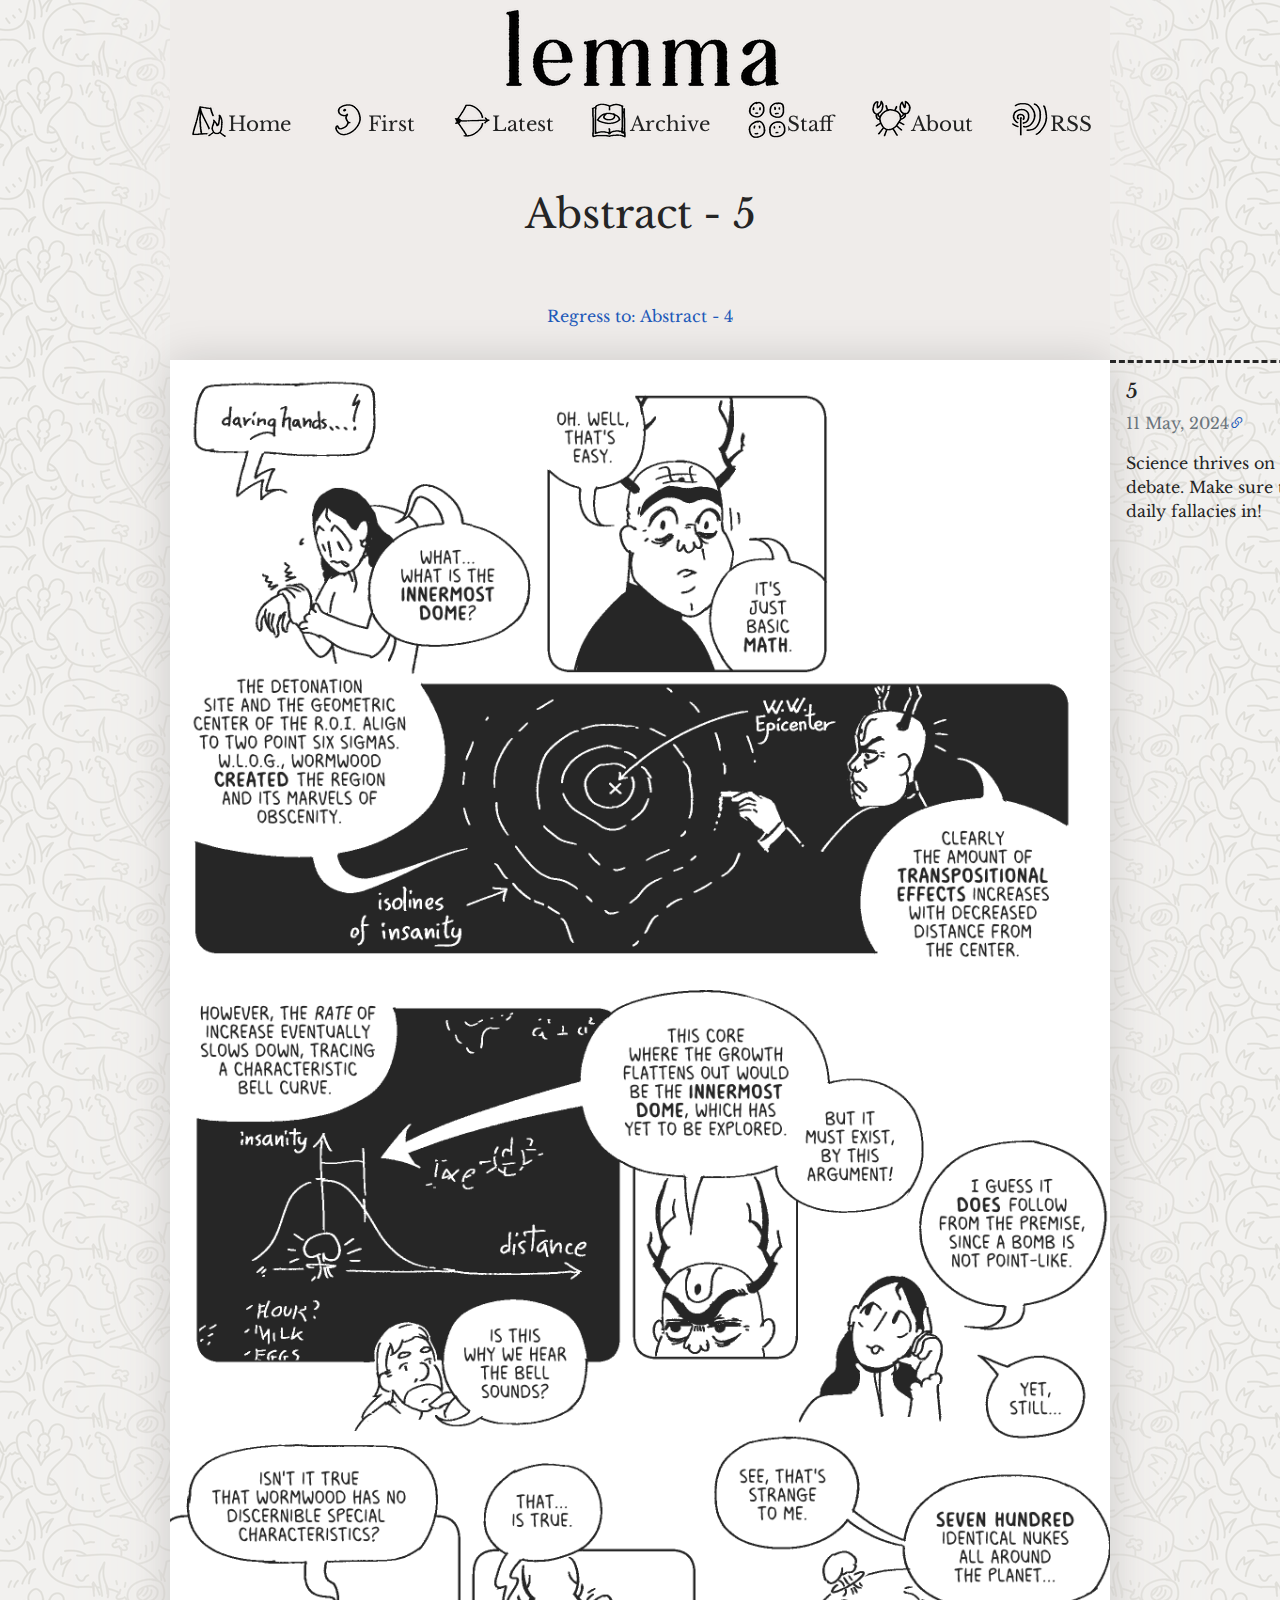
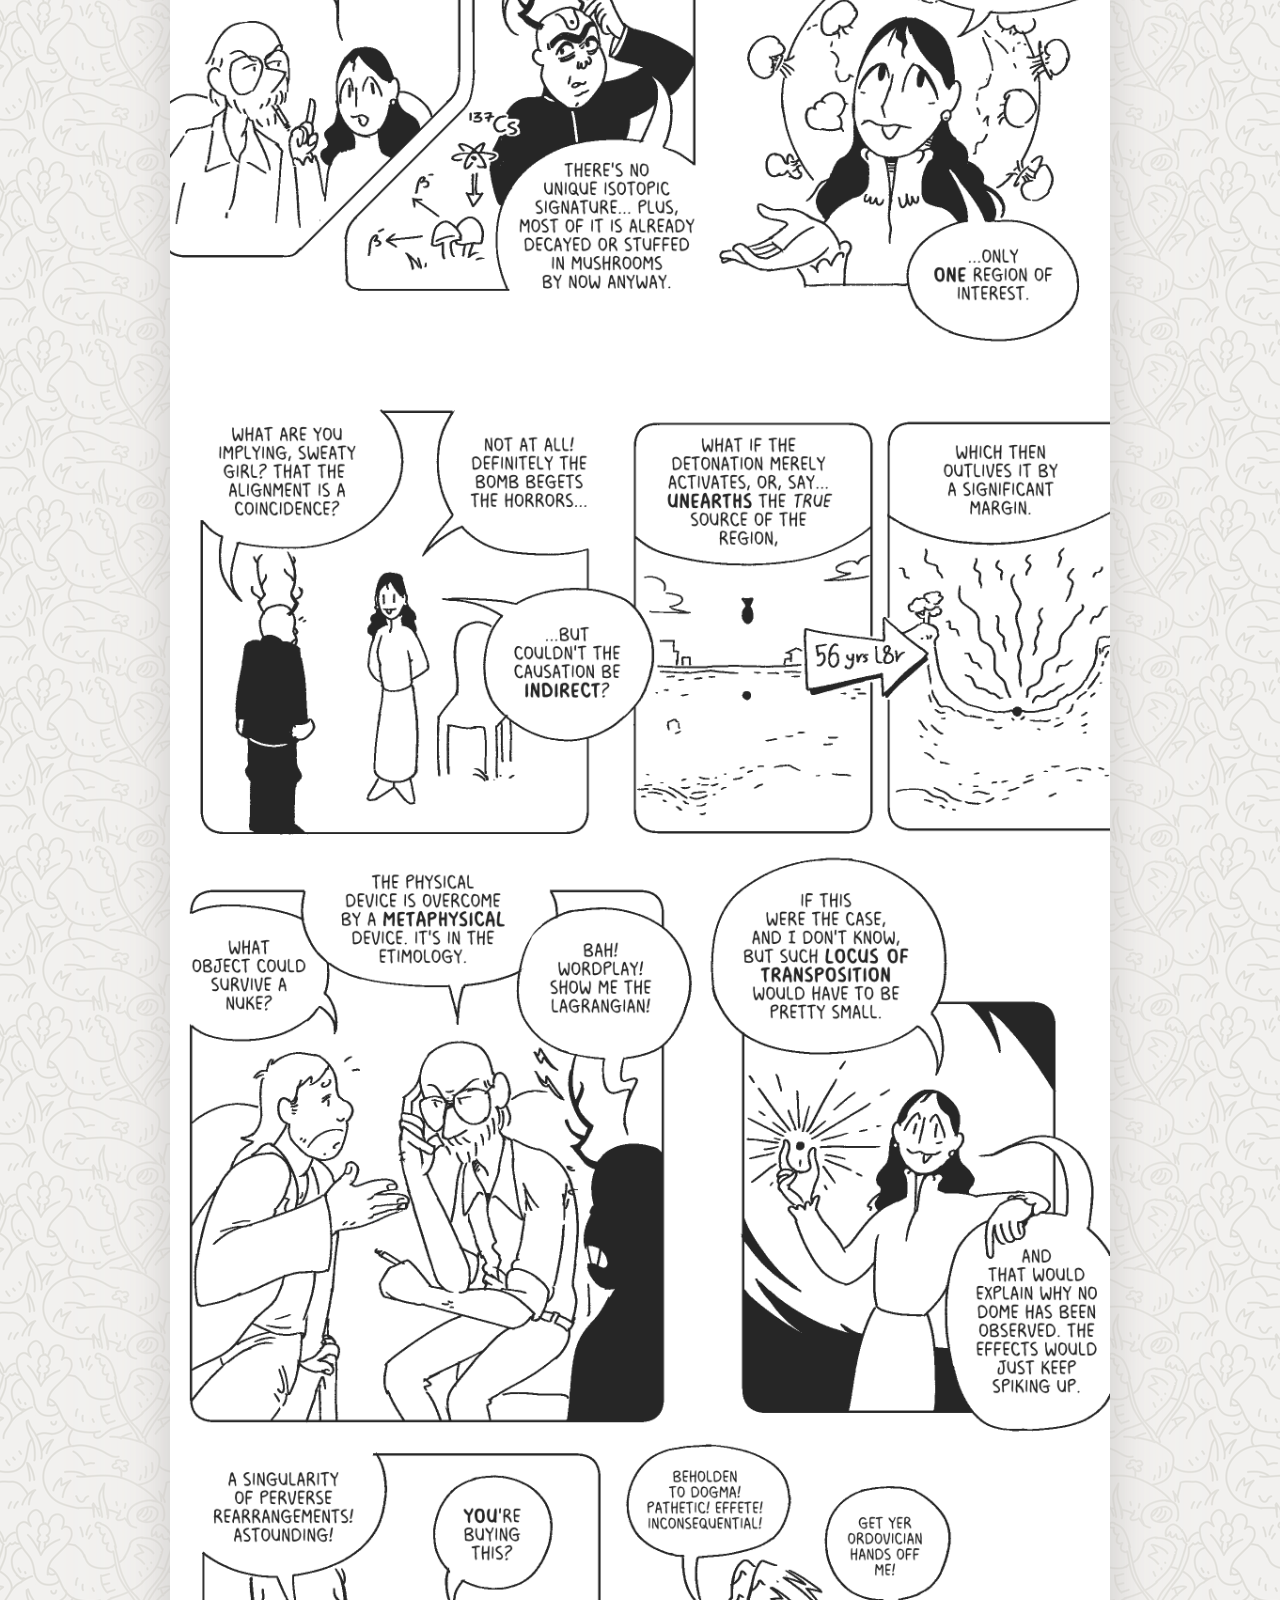
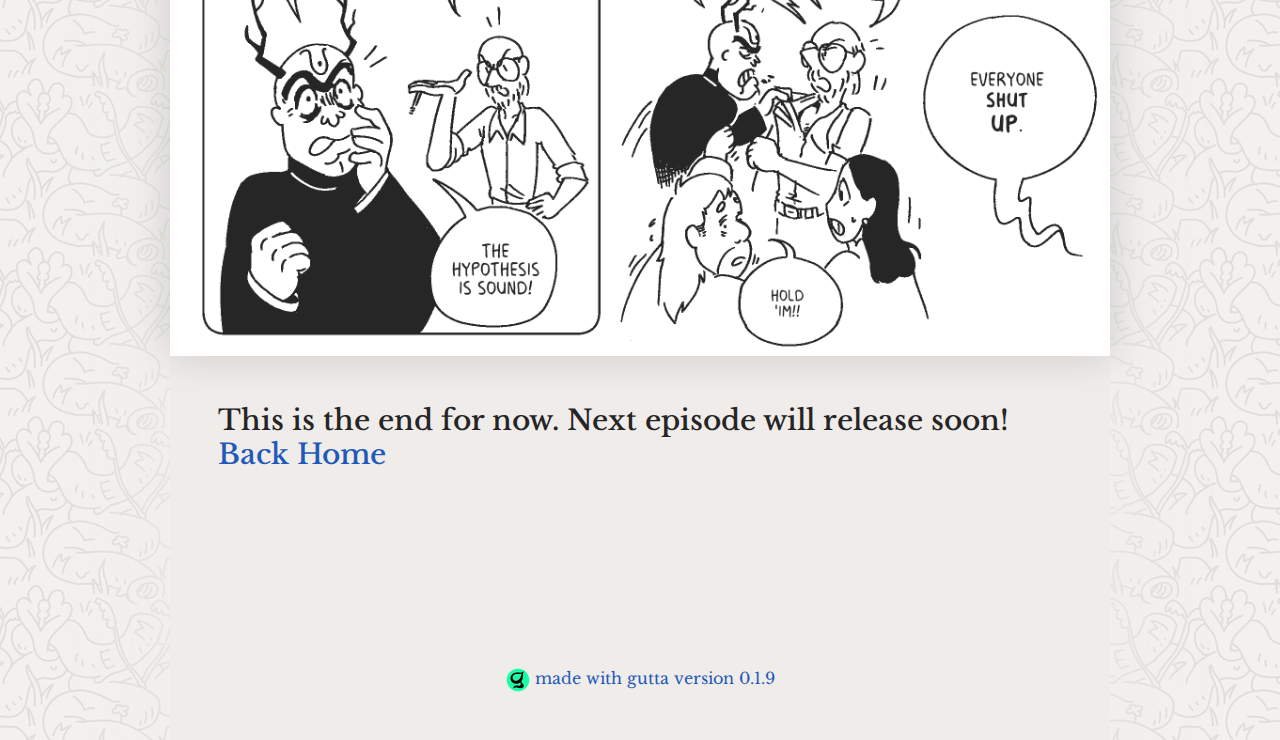
<file: abs5/index.html>
<html><!--
    STOP!! DO NOT EDIT THIS FILE!!

    THIS FILE IS AUTOGENERATED!!!

    Any modifications you make to this file will be overwritten. Do not edit this file.
    It is a waste of time to edit this file.
    
    ^^ WARNING! ^^ DO NOT EDIT! ^^ WARNING! ^^
--><head><meta property="og:title" content="Abstract - 5">
<meta property="og:site_name" content="Lemma">
<meta property="og:description" content="Science thrives on healthy debate. Make sure to get your daily fallacies in!">
<meta property="og:type" content="comicpanda:webcomic_episode">
<meta property="og:image" content="https://cancrizans.github.io/lemma/_assets/issue1/Comic_008.webp">
<meta property="og:image:alt" content="Science thrives on healthy debate. Make sure to get your daily fallacies in!">
<meta property="og:image:width" content="2000">
<meta property="og:image:height" content="3450">
<meta name="twitter:card" content="summary_large_image"><meta content="text/html;charset=utf-8" http-equiv="Content-Type">
        <meta content="utf-8" http-equiv="encoding">
        <title>Lemma - Abstract - 5</title>
    <link rel="stylesheet" href="../static/wc.css">
    <link rel="icon" type="image/gif" href="../_assets/gutta_tutorial/gutta_logo_icon.svg">      
</head>
    <body>    <div class="container d-flex flex-column align-items-center gutta-body">
            <img class="gutta-banner" src="../_assets/banner_simple.png" width="100%">
            <nav class="navbar navbar-expand-md sticky-top d-flex flex-row justify-content-around gutta-navbar">
                            <div class="nav-item gutta-navitem">
                                <a class="nav-link gutta-navlink" id="gutta-navlink-Home" href="../index.html">Home</a>
                            </div>
                            <div class="nav-item gutta-navitem">
                                <a class="nav-link gutta-navlink" id="gutta-navlink-First" href="../abs1/">First</a>
                            </div>
                            <div class="nav-item gutta-navitem">
                                <a class="nav-link gutta-navlink" id="gutta-navlink-Latest" href="../abs5/">Latest</a>
                            </div>
                            <div class="nav-item gutta-navitem">
                                <a class="nav-link gutta-navlink" id="gutta-navlink-Archive" href="../archive.html">Archive</a>
                            </div>
                            <div class="nav-item gutta-navitem">
                                <a class="nav-link gutta-navlink" id="gutta-navlink-Staff" href="../staff.html">Staff</a>
                            </div>
                            <div class="nav-item gutta-navitem">
                                <a class="nav-link gutta-navlink" id="gutta-navlink-About" href="../about.html">About</a>
                            </div>
                            <div class="nav-item gutta-navitem">
                                <a class="nav-link gutta-navlink" id="gutta-navlink-RSS" href="../rss.xml">RSS</a>
                            </div>
            </nav>
            <h1 class="gutta-title">Abstract - 5</h1>
        <div class="gutta-scroll-subpage">
    <div class="gutta-previous d-flex flex-column align-items-center justify-content-center">
            <span><a href="../abs4/"><p>Regress to: Abstract - 4</p></a></span>
    </div>
    <div class="gutta-scroll-content-container">
           <div class="gutta-sidebox-container d-none d-lg-block">
        <div class="gutta-sidebox">
            <h5>5</h5>
            <span class="text-secondary">11 May, 2024<a href="https://cancrizans.github.io/lemma/abs5/"><i class="bi-link-45deg"></i></a>
            </span><div class="gutta-sidebox-description">
                <p><p>Science thrives on healthy debate. Make sure to get your daily fallacies in!</p></p>
            </div>
        </div>
    </div>

    <div class="gutta-comic-page">
        <img 
            loading="eager" class="gutta-comic-page" 
            src="../_assets/issue1/Comic_008.webp" width="2000" height="3450"
            style="background: transparent url('../_assets/') center no-repeat;"
            >
        
    </div>
    <div class="gutta-comic-page">
        <img 
            loading="lazy" class="gutta-comic-page" 
            src="../_assets/issue1/Comic_009.webp" width="2000" height="3350"
            style="background: transparent url('../_assets/') center no-repeat;"
            >
        
    </div>

    </div>
    <div class="gutta-next d-flex flex-column align-items-center justify-content-center">            <h3><p>This is the end for now. Next episode will release soon! <a href="../">Back Home</a></p></h3>
    </div>

    


</div><div class="gutta-scrollbuffer"></div>

        <div class="gutta-acknowledgement text-muted">
            <a href="https://github.com/cancrizans/gutta"><img src="../static/gutta_logo24.png"> made with gutta version 0.1.9</a>
        </div>
    </div>    </body>
</html>
</file>
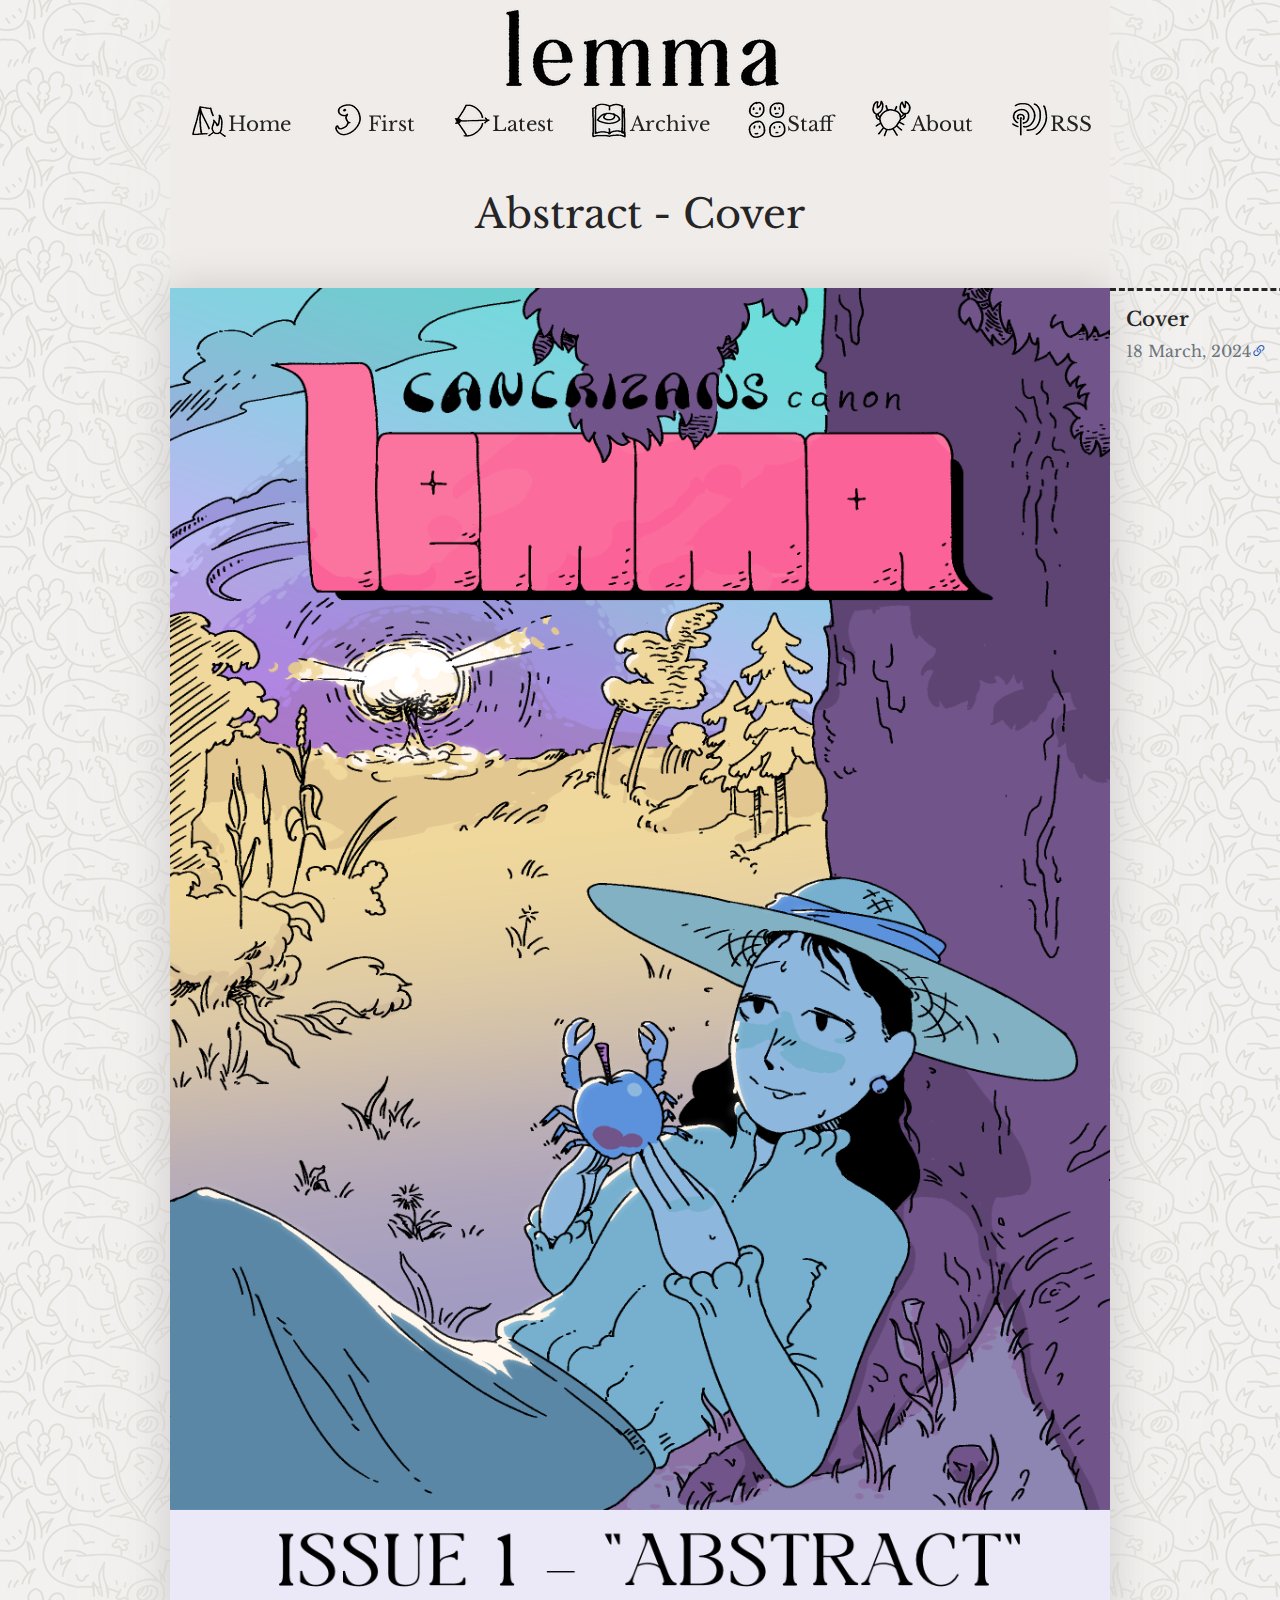
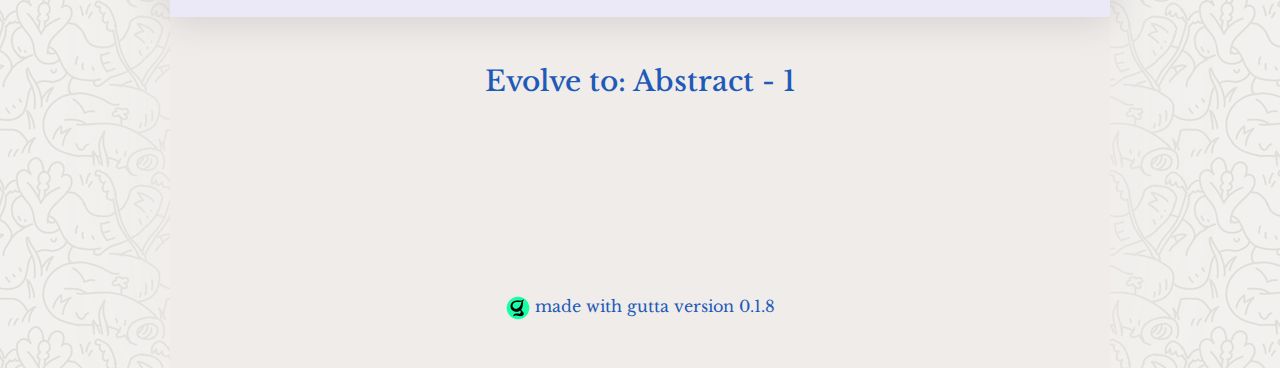
<file: abs_cover/index.html>
<html><!--
    STOP!! DO NOT EDIT THIS FILE!!

    THIS FILE IS AUTOGENERATED!!!

    Any modifications you make to this file will be overwritten. Do not edit this file.
    It is a waste of time to edit this file.
    
    ^^ WARNING! ^^ DO NOT EDIT! ^^ WARNING! ^^
--><head><meta property="og:title" content="Abstract - Cover">
<meta property="og:site_name" content="Lemma">
<meta property="og:description" content="Are you walled in or walled out?">
<meta property="og:type" content="comicpanda:webcomic_episode">
<meta property="og:image" content="https://cancrizans.github.io/lemma/_assets/issue1/cover_abstract.webp">
<meta property="og:image:alt" content="Are you walled in or walled out?">
<meta property="og:image:width" content="2000">
<meta property="og:image:height" content="2828">
<meta name="twitter:card" content="summary_large_image"><meta content="text/html;charset=utf-8" http-equiv="Content-Type">
        <meta content="utf-8" http-equiv="encoding">
        <title>Lemma - Abstract - Cover</title>
    <link rel="stylesheet" href="../static/wc.css">
    <link rel="icon" type="image/gif" href="../_assets/gutta_tutorial/gutta_logo_icon.svg">      
</head>
    <body>    <div class="container d-flex flex-column align-items-center gutta-body">
            <img class="gutta-banner" src="../_assets/banner_simple.png" width="100%">
            <nav class="navbar navbar-expand-md sticky-top d-flex flex-row justify-content-around gutta-navbar">
                            <div class="nav-item gutta-navitem">
                                <a class="nav-link gutta-navlink" id="gutta-navlink-Home" href="../index.html">Home</a>
                            </div>
                            <div class="nav-item gutta-navitem">
                                <a class="nav-link gutta-navlink" id="gutta-navlink-First" href="../abs_cover/">First</a>
                            </div>
                            <div class="nav-item gutta-navitem">
                                <a class="nav-link gutta-navlink" id="gutta-navlink-Latest" href="../abs4/">Latest</a>
                            </div>
                            <div class="nav-item gutta-navitem">
                                <a class="nav-link gutta-navlink" id="gutta-navlink-Archive" href="../archive.html">Archive</a>
                            </div>
                            <div class="nav-item gutta-navitem">
                                <a class="nav-link gutta-navlink" id="gutta-navlink-Staff" href="../staff.html">Staff</a>
                            </div>
                            <div class="nav-item gutta-navitem">
                                <a class="nav-link gutta-navlink" id="gutta-navlink-About" href="../about.html">About</a>
                            </div>
                            <div class="nav-item gutta-navitem">
                                <a class="nav-link gutta-navlink" id="gutta-navlink-RSS" href="../rss.xml">RSS</a>
                            </div>
            </nav>
            <h1 class="gutta-title">Abstract - Cover</h1>
        <div class="gutta-scroll-subpage">
    <div class="gutta-scroll-content-container">
           <div class="gutta-sidebox-container d-none d-lg-block">
        <div class="gutta-sidebox">
            <h5>Cover</h5>
            <span class="text-secondary">18 March, 2024<a href="https://cancrizans.github.io/lemma/abs_cover/"><i class="bi-link-45deg"></i></a>
            </span>
            <div class="gutta-sidebox-description">
                <p></p>
            </div>
        </div>
    </div>

    <div class="gutta-comic-page">
            <a href="../abs1/">
        <img 
            loading="eager" class="gutta-comic-page" 
            src="../_assets/issue1/cover_abstract.webp" width="2000" height="2828"
            style="background: transparent url('../_assets/') center no-repeat;"
            >
            </a>
        
    </div>

    </div>
    <div class="gutta-next d-flex flex-column align-items-center justify-content-center"><h3><a href="../abs1/"><p>Evolve to: Abstract - 1</p></a></h3>
    </div>

    


</div><div class="gutta-scrollbuffer"></div>

        <div class="gutta-acknowledgement text-muted">
            <a href="https://github.com/cancrizans/gutta"><img src="../static/gutta_logo24.png"> made with gutta version 0.1.8</a>
        </div>
    </div>    </body>
</html>
</file>
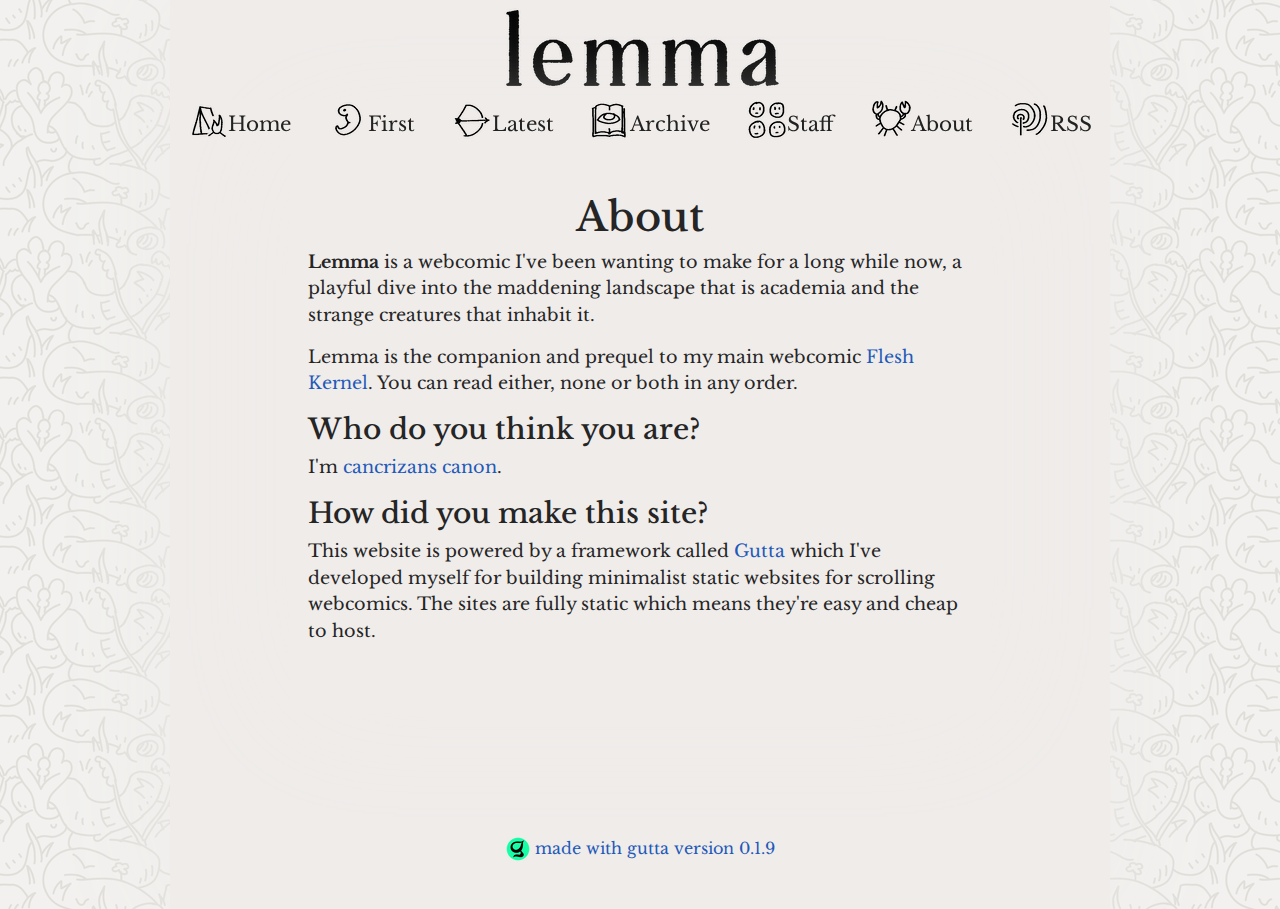
<file: about.html>
<html><!--
    STOP!! DO NOT EDIT THIS FILE!!

    THIS FILE IS AUTOGENERATED!!!

    Any modifications you make to this file will be overwritten. Do not edit this file.
    It is a waste of time to edit this file.
    
    ^^ WARNING! ^^ DO NOT EDIT! ^^ WARNING! ^^
--><head><meta content="text/html;charset=utf-8" http-equiv="Content-Type">
        <meta content="utf-8" http-equiv="encoding">
        <title>Lemma - about</title>
    <link rel="stylesheet" href="static/wc.css">
    <link rel="icon" type="image/gif" href="_assets/gutta_tutorial/gutta_logo_icon.svg">      
</head>
    <body>    <div class="container d-flex flex-column align-items-center gutta-body">
            <img class="gutta-banner" src="_assets/banner_simple.png" width="100%">
            <nav class="navbar navbar-expand-md sticky-top d-flex flex-row justify-content-around gutta-navbar">
                            <div class="nav-item gutta-navitem">
                                <a class="nav-link gutta-navlink" id="gutta-navlink-Home" href="index.html">Home</a>
                            </div>
                            <div class="nav-item gutta-navitem">
                                <a class="nav-link gutta-navlink" id="gutta-navlink-First" href="abs1/">First</a>
                            </div>
                            <div class="nav-item gutta-navitem">
                                <a class="nav-link gutta-navlink" id="gutta-navlink-Latest" href="abs5/">Latest</a>
                            </div>
                            <div class="nav-item gutta-navitem">
                                <a class="nav-link gutta-navlink" id="gutta-navlink-Archive" href="archive.html">Archive</a>
                            </div>
                            <div class="nav-item gutta-navitem">
                                <a class="nav-link gutta-navlink" id="gutta-navlink-Staff" href="staff.html">Staff</a>
                            </div>
                            <div class="nav-item gutta-navitem">
                                <a class="nav-link gutta-navlink" id="gutta-navlink-About" href="about.html">About</a>
                            </div>
                            <div class="nav-item gutta-navitem">
                                <a class="nav-link gutta-navlink" id="gutta-navlink-RSS" href="rss.xml">RSS</a>
                            </div>
            </nav>
        <div class="gutta-extra d-flex flex-column align-items-center gutta-body">
<h1>About</h1>
<p><strong>Lemma</strong> is a webcomic I've been wanting to make for a long while now, a playful dive into the maddening landscape that is academia and the strange creatures that inhabit it.</p>
<p>Lemma is the companion and prequel to my main webcomic <a href="https://fleshkernel.com">Flesh Kernel</a>. You can read either, none or both in any order.</p>
<h2>Who do you think you are?</h2>
<p>I'm <a href="https://cancrizans.github.io">cancrizans canon</a>.</p>
<h2>How did you make this site?</h2>
<p>This website is powered by a framework called <a href="https://github.com/cancrizans/gutta">Gutta</a> which I've developed myself for building minimalist static websites for scrolling webcomics. The sites are fully static which means they're easy and cheap to host.</p>
</div><div class="gutta-scrollbuffer"></div>

        <div class="gutta-acknowledgement text-muted">
            <a href="https://github.com/cancrizans/gutta"><img src="static/gutta_logo24.png"> made with gutta version 0.1.9</a>
        </div>
    </div>    </body>
</html>
</file>
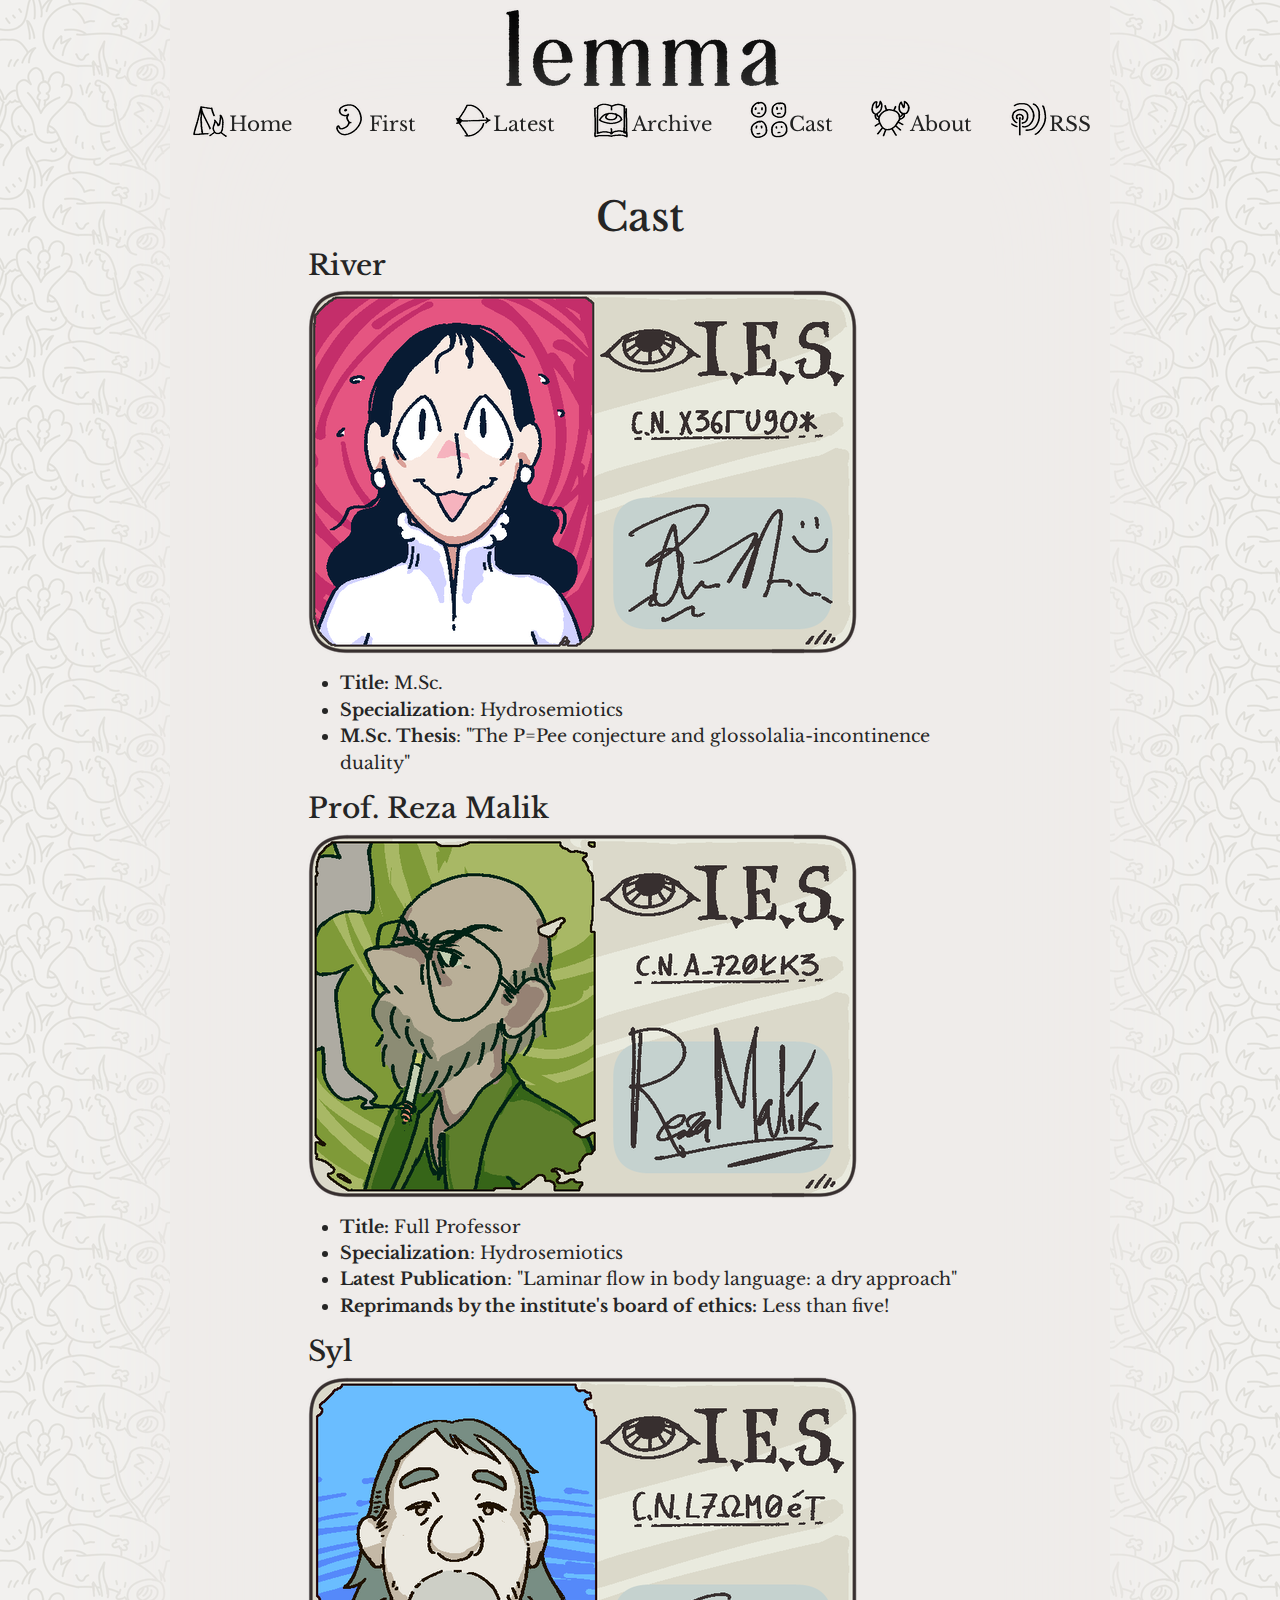
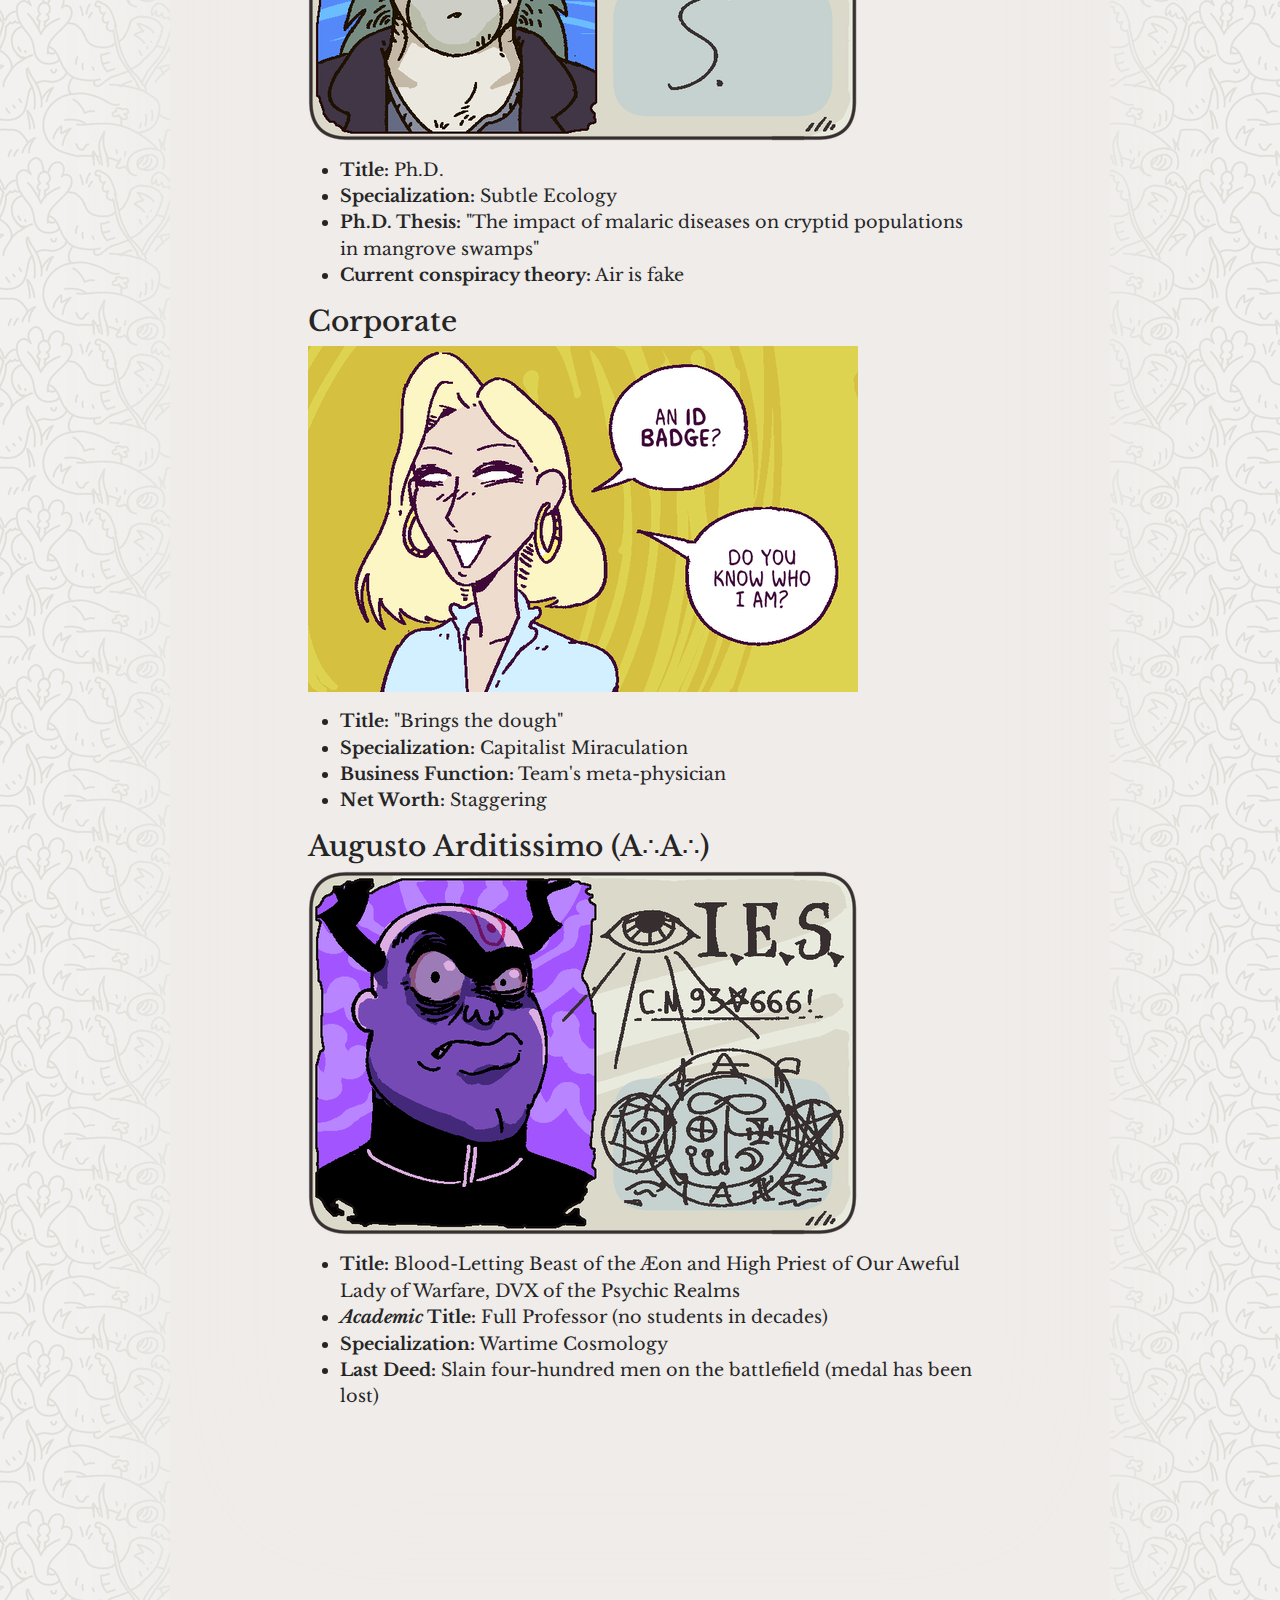
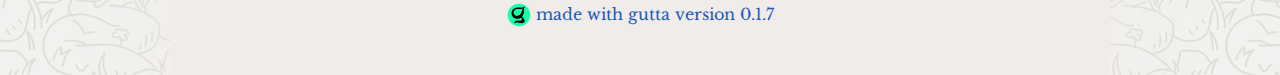
<file: cast.html>
<html><!--
    STOP!! DO NOT EDIT THIS FILE!!

    THIS FILE IS AUTOGENERATED!!!

    Any modifications you make to this file will be overwritten. Do not edit this file.
    It is a waste of time to edit this file.
    
    ^^ WARNING! ^^ DO NOT EDIT! ^^ WARNING! ^^
--><head><meta content="text/html;charset=utf-8" http-equiv="Content-Type">
        <meta content="utf-8" http-equiv="encoding">
        <title>Lemma - cast</title>
    <link rel="stylesheet" href="static/wc.css">
    <link rel="icon" type="image/gif" href="_assets/gutta_tutorial/gutta_logo_icon.svg">      
</head>
    <body>    <div class="container d-flex flex-column align-items-center gutta-body">
            <img class="gutta-banner" src="_assets/banner_simple.png" width="100%">
            <nav class="navbar navbar-expand-md sticky-top d-flex flex-row justify-content-around gutta-navbar">
                            <div class="nav-item gutta-navitem">
                                <a class="nav-link gutta-navlink" id="gutta-navlink-Home" href="index.html">Home</a>
                            </div>
                            <div class="nav-item gutta-navitem">
                                <a class="nav-link gutta-navlink" id="gutta-navlink-First" href="abs1/">First</a>
                            </div>
                            <div class="nav-item gutta-navitem">
                                <a class="nav-link gutta-navlink" id="gutta-navlink-Latest" href="abs3/">Latest</a>
                            </div>
                            <div class="nav-item gutta-navitem">
                                <a class="nav-link gutta-navlink" id="gutta-navlink-Archive" href="archive.html">Archive</a>
                            </div>
                            <div class="nav-item gutta-navitem">
                                <a class="nav-link gutta-navlink" id="gutta-navlink-Cast" href="cast.html">Cast</a>
                            </div>
                            <div class="nav-item gutta-navitem">
                                <a class="nav-link gutta-navlink" id="gutta-navlink-About" href="about.html">About</a>
                            </div>
                            <div class="nav-item gutta-navitem">
                                <a class="nav-link gutta-navlink" id="gutta-navlink-RSS" href="rss.xml">RSS</a>
                            </div>
            </nav>
        <div class="gutta-extra d-flex flex-column align-items-center gutta-body">
<h1>Cast</h1>
<h2>River</h2>
<p><img alt="" src="_assets/cast/badge_river.webp" /></p>
<ul>
<li><strong>Title:</strong> M.Sc.</li>
<li><strong>Specialization</strong>: Hydrosemiotics</li>
<li><strong>M.Sc. Thesis</strong>: "The P=Pee conjecture and glossolalia-incontinence duality"</li>
</ul>
<h2>Prof. Reza Malik</h2>
<p><img alt="" src="_assets/cast/badge_profmalik.webp" /></p>
<ul>
<li><strong>Title:</strong> Full Professor</li>
<li><strong>Specialization</strong>: Hydrosemiotics</li>
<li><strong>Latest Publication</strong>: "Laminar flow in body language: a dry approach"</li>
<li><strong>Reprimands by the institute's board of ethics:</strong> Less than five!</li>
</ul>
<h2>Syl</h2>
<p><img alt="" src="_assets/cast/badge_syl.webp" /></p>
<ul>
<li><strong>Title:</strong> Ph.D.</li>
<li><strong>Specialization:</strong> Subtle Ecology</li>
<li><strong>Ph.D. Thesis:</strong> "The impact of malaric diseases on cryptid populations in mangrove swamps"</li>
<li><strong>Current conspiracy theory:</strong> Air is fake</li>
</ul>
<h2>Corporate</h2>
<p><img alt="" src="_assets/cast/badge_corporate.webp" /></p>
<ul>
<li><strong>Title:</strong> "Brings the dough"</li>
<li><strong>Specialization:</strong> Capitalist Miraculation</li>
<li><strong>Business Function:</strong> Team's meta-physician</li>
<li><strong>Net Worth:</strong> Staggering</li>
</ul>
<h2>Augusto Arditissimo (A∴A∴)</h2>
<p><img alt="" src="_assets/cast/badge_augusto.webp" /></p>
<ul>
<li><strong>Title:</strong> Blood-Letting Beast of the Æon and High Priest of Our Aweful Lady of Warfare, DVX of the Psychic Realms</li>
<li><strong><em>Academic</em> Title:</strong> Full Professor (no students in decades)</li>
<li><strong>Specialization:</strong> Wartime Cosmology</li>
<li><strong>Last Deed:</strong> Slain four-hundred men on the battlefield (medal has been lost)</li>
</ul>
</div><div class="gutta-scrollbuffer"></div>

        <div class="gutta-acknowledgement text-muted">
            <a href="https://github.com/cancrizans/gutta"><img src="static/gutta_logo24.png"> made with gutta version 0.1.7</a>
        </div>
    </div>    </body>
</html>
</file>
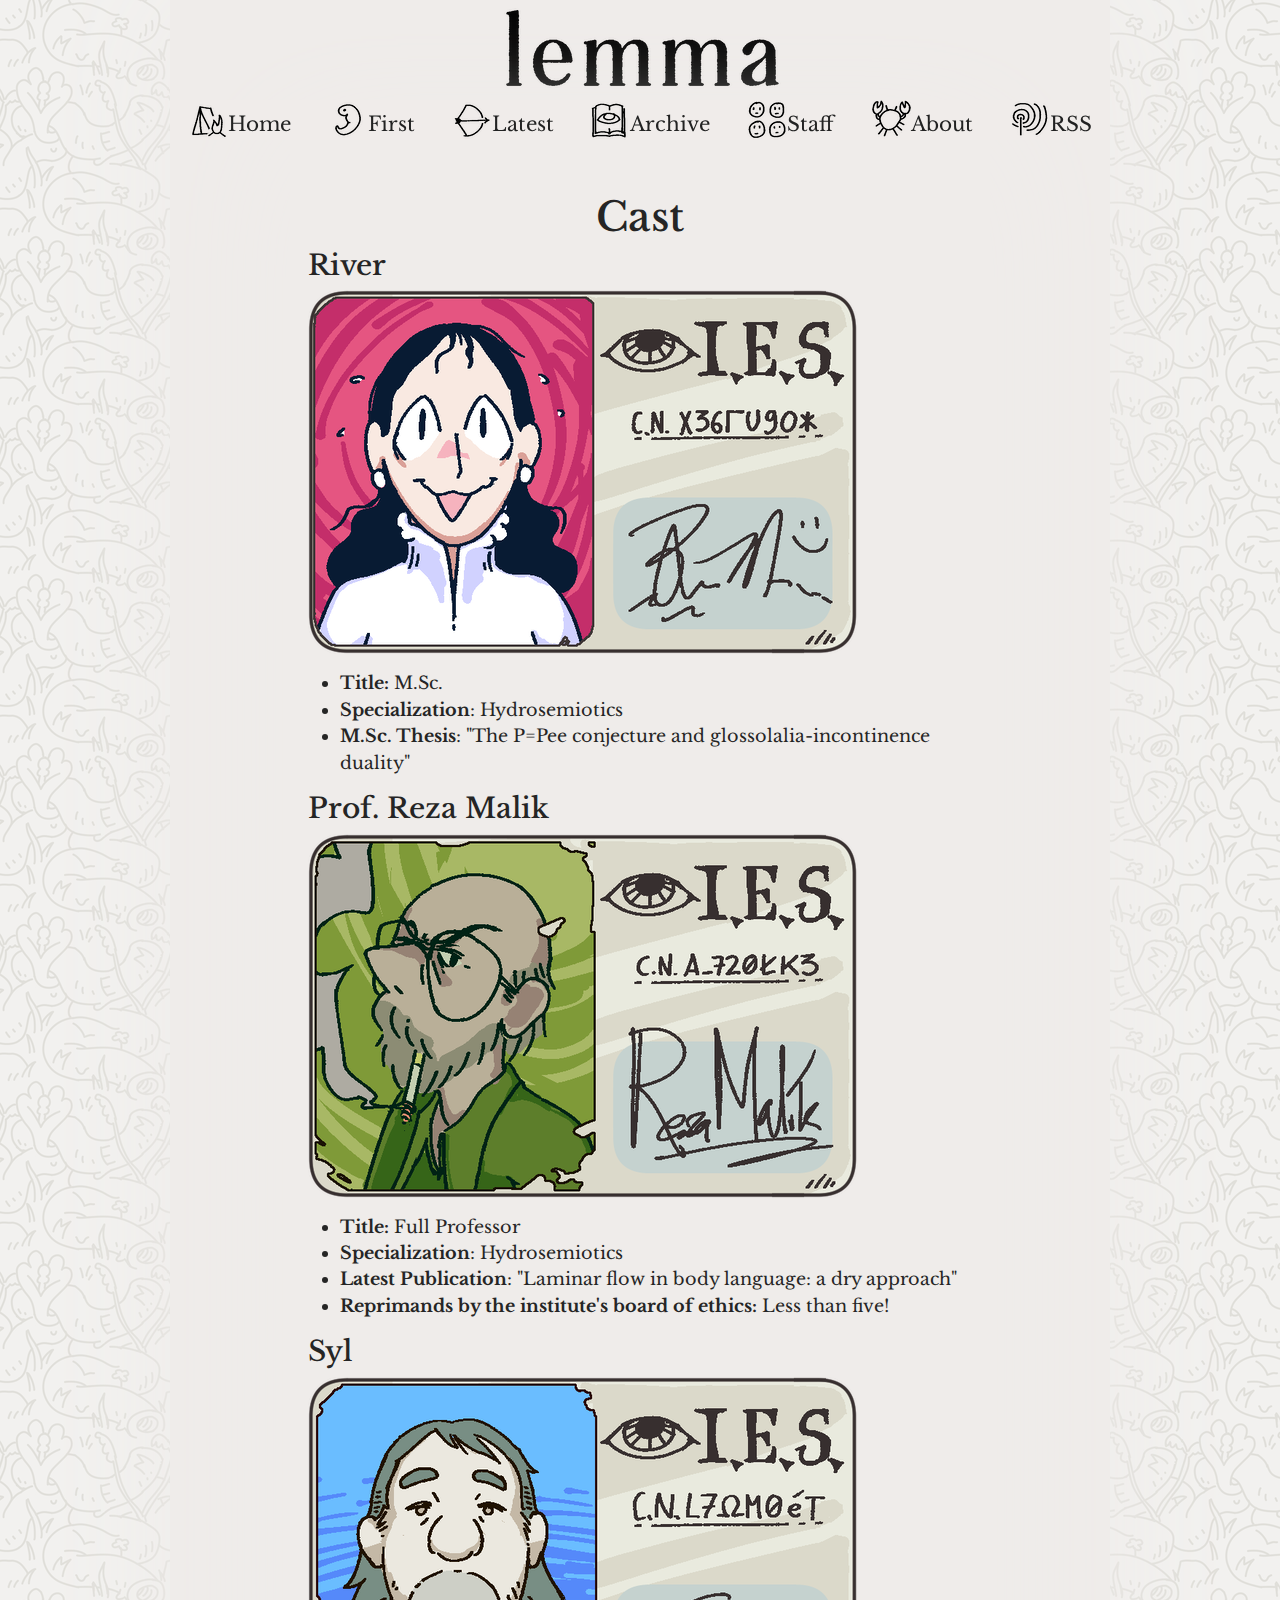
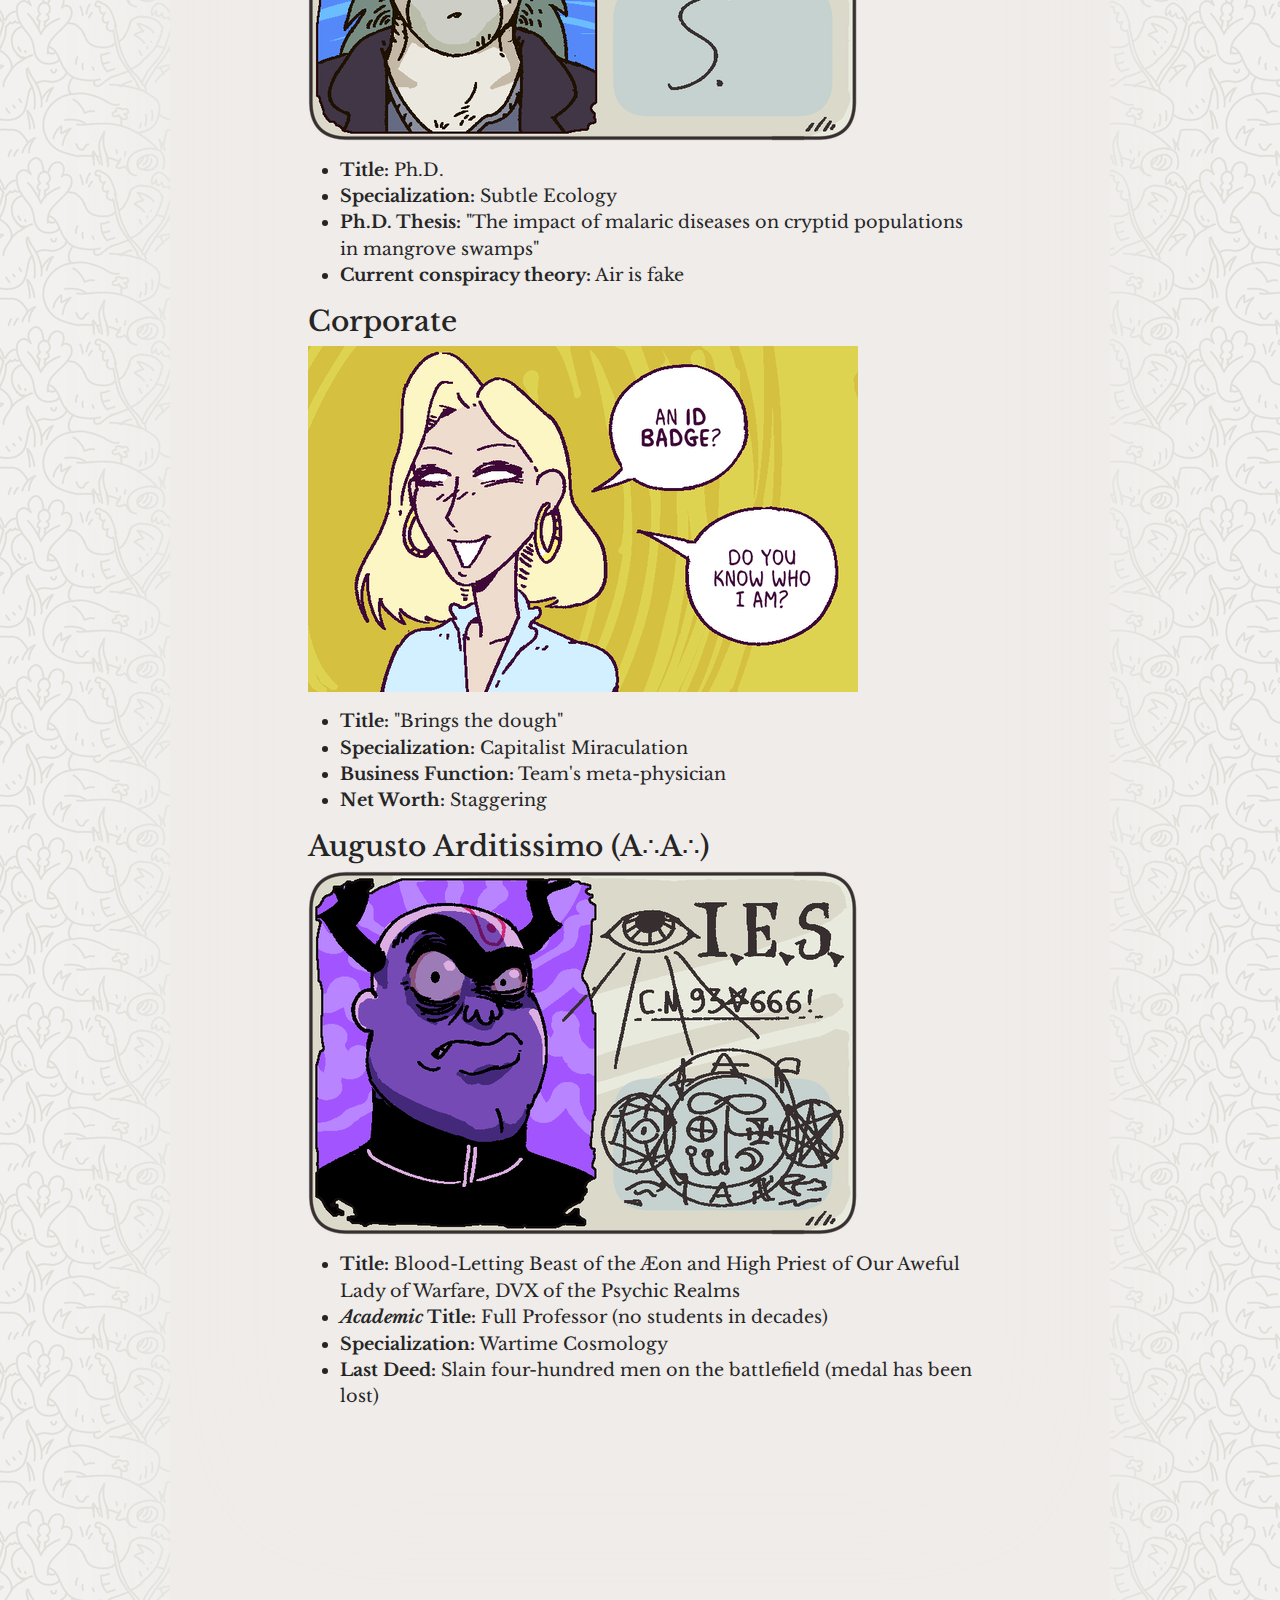
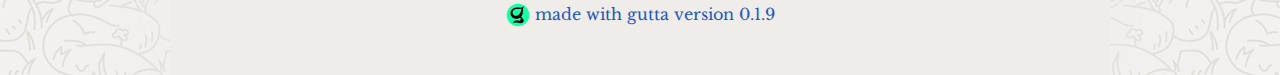
<file: staff.html>
<html><!--
    STOP!! DO NOT EDIT THIS FILE!!

    THIS FILE IS AUTOGENERATED!!!

    Any modifications you make to this file will be overwritten. Do not edit this file.
    It is a waste of time to edit this file.
    
    ^^ WARNING! ^^ DO NOT EDIT! ^^ WARNING! ^^
--><head><meta content="text/html;charset=utf-8" http-equiv="Content-Type">
        <meta content="utf-8" http-equiv="encoding">
        <title>Lemma - staff</title>
    <link rel="stylesheet" href="static/wc.css">
    <link rel="icon" type="image/gif" href="_assets/gutta_tutorial/gutta_logo_icon.svg">      
</head>
    <body>    <div class="container d-flex flex-column align-items-center gutta-body">
            <img class="gutta-banner" src="_assets/banner_simple.png" width="100%">
            <nav class="navbar navbar-expand-md sticky-top d-flex flex-row justify-content-around gutta-navbar">
                            <div class="nav-item gutta-navitem">
                                <a class="nav-link gutta-navlink" id="gutta-navlink-Home" href="index.html">Home</a>
                            </div>
                            <div class="nav-item gutta-navitem">
                                <a class="nav-link gutta-navlink" id="gutta-navlink-First" href="abs1/">First</a>
                            </div>
                            <div class="nav-item gutta-navitem">
                                <a class="nav-link gutta-navlink" id="gutta-navlink-Latest" href="abs5/">Latest</a>
                            </div>
                            <div class="nav-item gutta-navitem">
                                <a class="nav-link gutta-navlink" id="gutta-navlink-Archive" href="archive.html">Archive</a>
                            </div>
                            <div class="nav-item gutta-navitem">
                                <a class="nav-link gutta-navlink" id="gutta-navlink-Staff" href="staff.html">Staff</a>
                            </div>
                            <div class="nav-item gutta-navitem">
                                <a class="nav-link gutta-navlink" id="gutta-navlink-About" href="about.html">About</a>
                            </div>
                            <div class="nav-item gutta-navitem">
                                <a class="nav-link gutta-navlink" id="gutta-navlink-RSS" href="rss.xml">RSS</a>
                            </div>
            </nav>
        <div class="gutta-extra d-flex flex-column align-items-center gutta-body">
<h1>Cast</h1>
<h2>River</h2>
<p><img alt="" src="_assets/cast/badge_river.webp" /></p>
<ul>
<li><strong>Title:</strong> M.Sc.</li>
<li><strong>Specialization</strong>: Hydrosemiotics</li>
<li><strong>M.Sc. Thesis</strong>: "The P=Pee conjecture and glossolalia-incontinence duality"</li>
</ul>
<h2>Prof. Reza Malik</h2>
<p><img alt="" src="_assets/cast/badge_profmalik.webp" /></p>
<ul>
<li><strong>Title:</strong> Full Professor</li>
<li><strong>Specialization</strong>: Hydrosemiotics</li>
<li><strong>Latest Publication</strong>: "Laminar flow in body language: a dry approach"</li>
<li><strong>Reprimands by the institute's board of ethics:</strong> Less than five!</li>
</ul>
<h2>Syl</h2>
<p><img alt="" src="_assets/cast/badge_syl.webp" /></p>
<ul>
<li><strong>Title:</strong> Ph.D.</li>
<li><strong>Specialization:</strong> Subtle Ecology</li>
<li><strong>Ph.D. Thesis:</strong> "The impact of malaric diseases on cryptid populations in mangrove swamps"</li>
<li><strong>Current conspiracy theory:</strong> Air is fake</li>
</ul>
<h2>Corporate</h2>
<p><img alt="" src="_assets/cast/badge_corporate.webp" /></p>
<ul>
<li><strong>Title:</strong> "Brings the dough"</li>
<li><strong>Specialization:</strong> Capitalist Miraculation</li>
<li><strong>Business Function:</strong> Team's meta-physician</li>
<li><strong>Net Worth:</strong> Staggering</li>
</ul>
<h2>Augusto Arditissimo (A∴A∴)</h2>
<p><img alt="" src="_assets/cast/badge_augusto.webp" /></p>
<ul>
<li><strong>Title:</strong> Blood-Letting Beast of the Æon and High Priest of Our Aweful Lady of Warfare, DVX of the Psychic Realms</li>
<li><strong><em>Academic</em> Title:</strong> Full Professor (no students in decades)</li>
<li><strong>Specialization:</strong> Wartime Cosmology</li>
<li><strong>Last Deed:</strong> Slain four-hundred men on the battlefield (medal has been lost)</li>
</ul>
</div><div class="gutta-scrollbuffer"></div>

        <div class="gutta-acknowledgement text-muted">
            <a href="https://github.com/cancrizans/gutta"><img src="static/gutta_logo24.png"> made with gutta version 0.1.9</a>
        </div>
    </div>    </body>
</html>
</file>
<file: static/wc.css>
/* Autogenerated by gutta - DO NOT EDIT. */

@import url("https://fonts.googleapis.com/css2?family=Libre+Baskerville:ital,wght@0,400;0,700;1,400&display=swap");@import url("https://cdn.jsdelivr.net/npm/bootstrap@5.2.2/dist/css/bootstrap.min.css");@import url("https://cdn.jsdelivr.net/npm/bootstrap-icons@1.3.0/font/bootstrap-icons.css");@use "sass:math";html{font-size:16px}body{background-color:#efecea;color:#252525;font-family:"Libre Baskerville",serif;font-weight:normal}.gutta-body{max-width:940px;padding:0px}a{color:#1f5ab9;text-decoration:none}a:hover{color:#62a0e6}.gutta-navbar{width:100%;height:40px;background-color:rgba(239,236,234,0.95)}.gutta-navlink{color:#1f5ab9}.gutta-navlink:hover{color:#62a0e6}.gutta-gallery-entry{background-color:#adaba2}.gutta-next{width:100%;padding:3em}.gutta-previous{width:100%;padding:1em}.gutta-scrollbuffer{width:100%;height:75px}.gutta-scroll-anchor{height:0px;display:block;position:relative;top:-80px;visibility:hidden}.gutta-paragraph{font-family:"Libre Baskerville",serif;font-weight:normal;margin:10px;font-size:1.2rem;padding:1em 4em 1em 4em;text-align:center}.gutta-title{font-family:"Libre Baskerville",serif;font-weight:normal;margin:10px 0px 10px 0px;padding:1em 10% 1em 10%;text-align:center;width:100%}.gutta-toc{min-width:70%;font-size:1.2em}.gutta-toc-ul{list-style:none}.gutta-comic-page{width:100%;height:auto}.gutta-sidebox-container{width:100%;height:0px;position:relative}.gutta-sidebox{position:absolute;width:300px;right:-300px;padding:1em;border-top:dashed}.gutta-sidebox-description{font-family:"Libre Baskerville",serif;font-weight:normal}.gutta-acknowledgement{padding-top:3em;padding-bottom:3em;text-align:center}.gutta-extra{padding-top:3em;padding-bottom:3em;padding-left:1em;padding-right:1em;max-width:700px}.gutta-extra>p{font-family:"Libre Baskerville",serif;font-weight:normal}.gutta-scroll-subpage{width:100%}.gutta-scroll-content-container{width:100%;background-color:rgba(0,0,0,0)}.gallery>*{flex:0 0 auto;width:100%}@media (min-width: 576px){.gallery>*{width:50%}}@media (min-width: 768px){.gallery>*{width:33.33333%}}@media (min-width: 992px){.gallery>*{width:33.33333%}}.gutta-gallery-description{font-family:"Libre Baskerville",serif;font-weight:normal}body{background-image:url("../_assets/tiling_bg.png")}.gutta-body{background-color:#efecea;min-height:100%;box-shadow:0px 0px 120px #efecea}.gutta-scroll-content-container{box-shadow:0px 0px 40px rgba(0,0,0,0.15)}.gutta-description{font-size:14px;max-width:400px;text-align:justify;padding:1em}.gutta-extra{display:block !important;font-size:1.1rem}h1{width:100%;text-align:center}h2{font-size:1.75rem}.gutta-navlink{font-size:20px;color:#222}.gutta-banner{width:fit-content !important}.gutta-gallery-entry{min-width:300px !important;background:#111;color:#eee}.gutta-gallery-entry .text-muted{color:#aaa !important}.gutta-navlink::before{vertical-align:-30%}#gutta-navlink-Home::before{content:url("../_assets/icons/icon_00.webp")}#gutta-navlink-First::before{content:url("../_assets/icons/icon_01.webp")}#gutta-navlink-Latest::before{content:url("../_assets/icons/icon_02.webp")}#gutta-navlink-Archive::before{content:url("../_assets/icons/icon_03.webp")}#gutta-navlink-Cast::before{content:url("../_assets/icons/icon_04.webp")}#gutta-navlink-Staff::before{content:url("../_assets/icons/icon_04.webp")}#gutta-navlink-About::before{content:url("../_assets/icons/icon_05.webp")}#gutta-navlink-RSS::before{content:url("../_assets/icons/icon_06.webp")}
</file>
